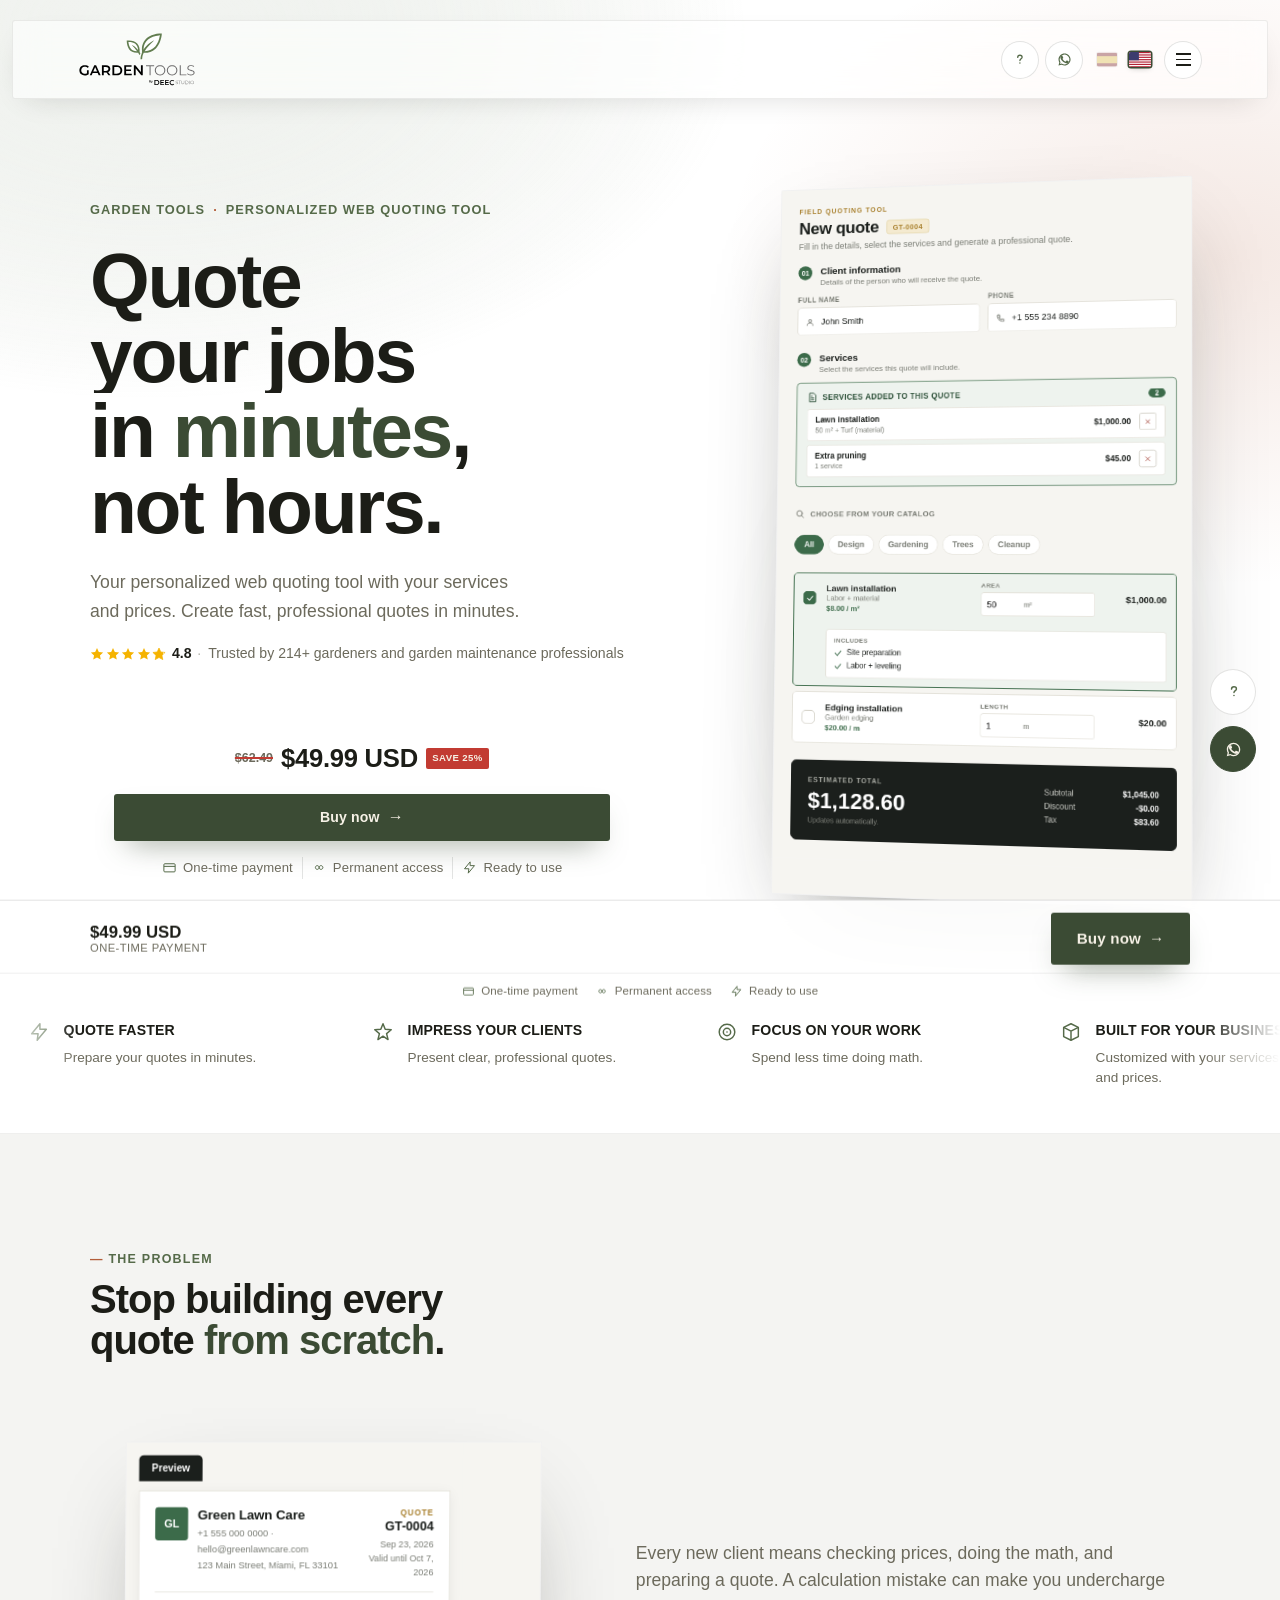
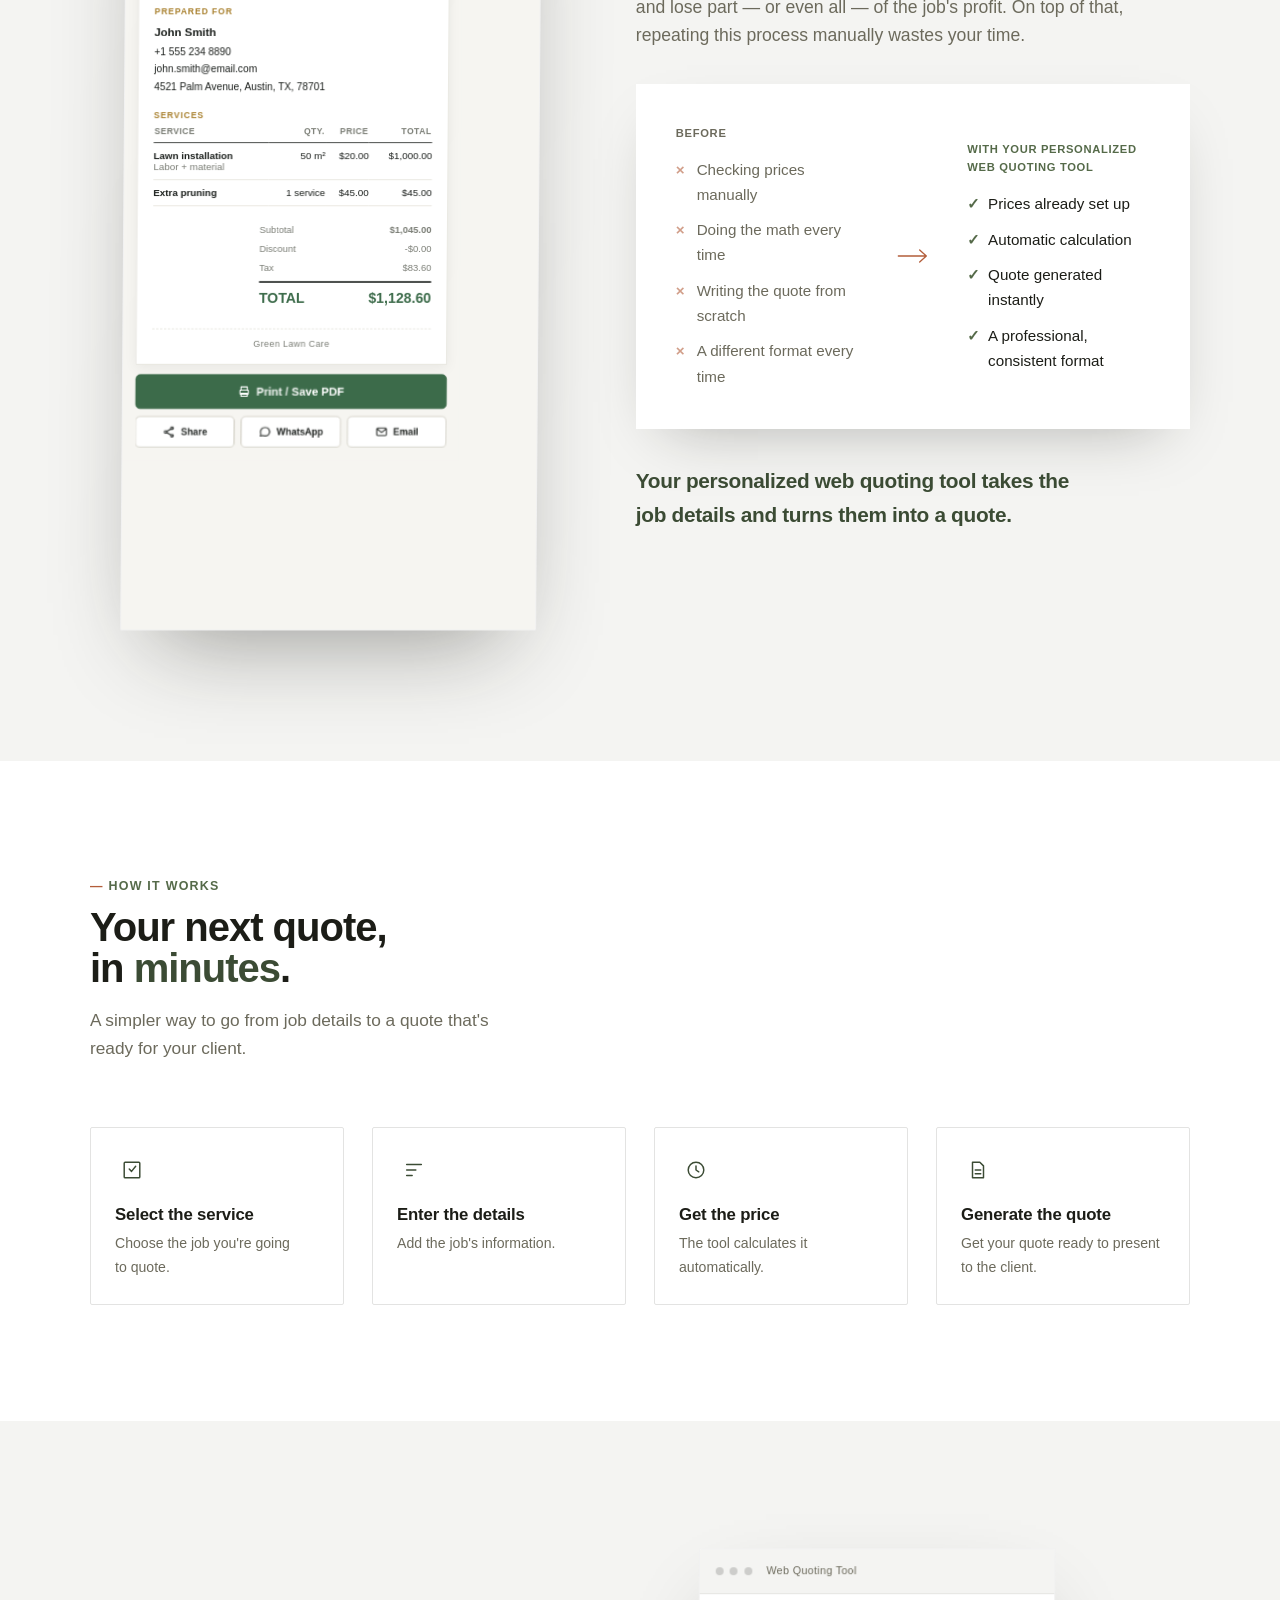
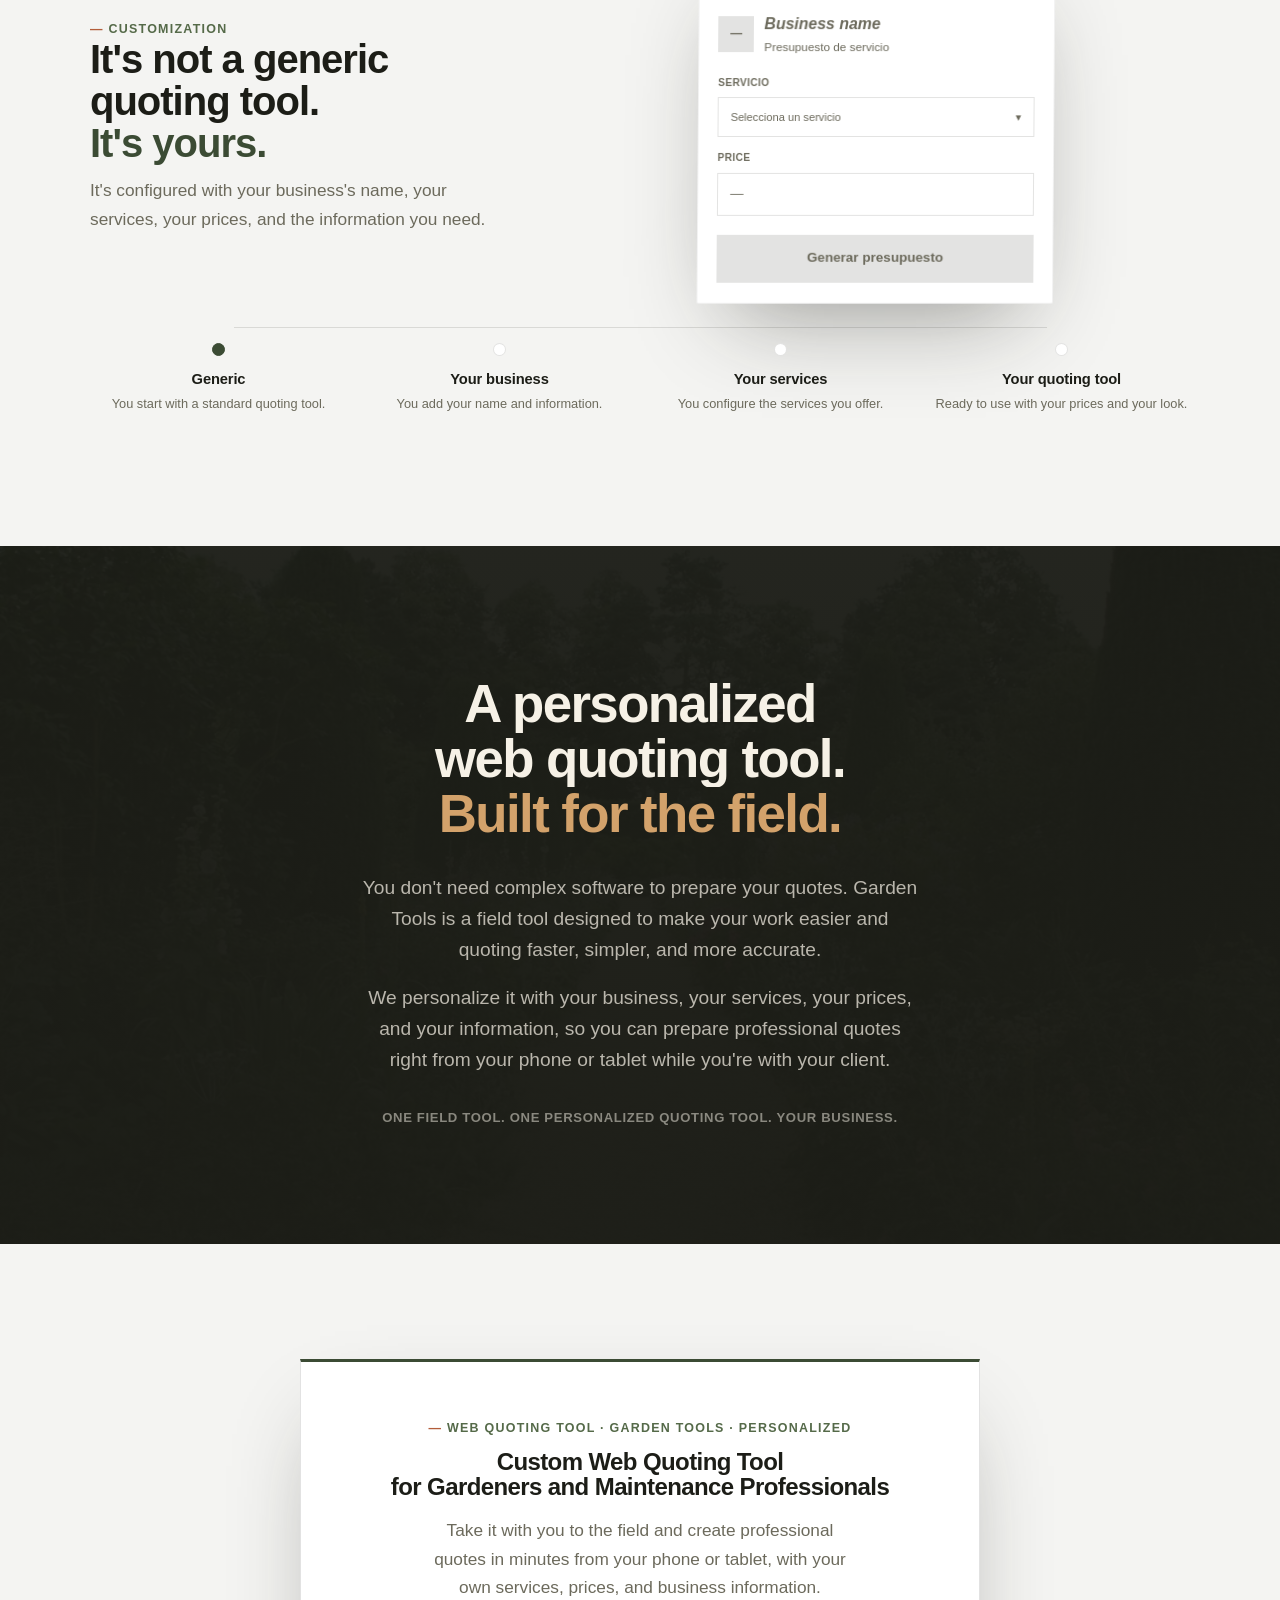
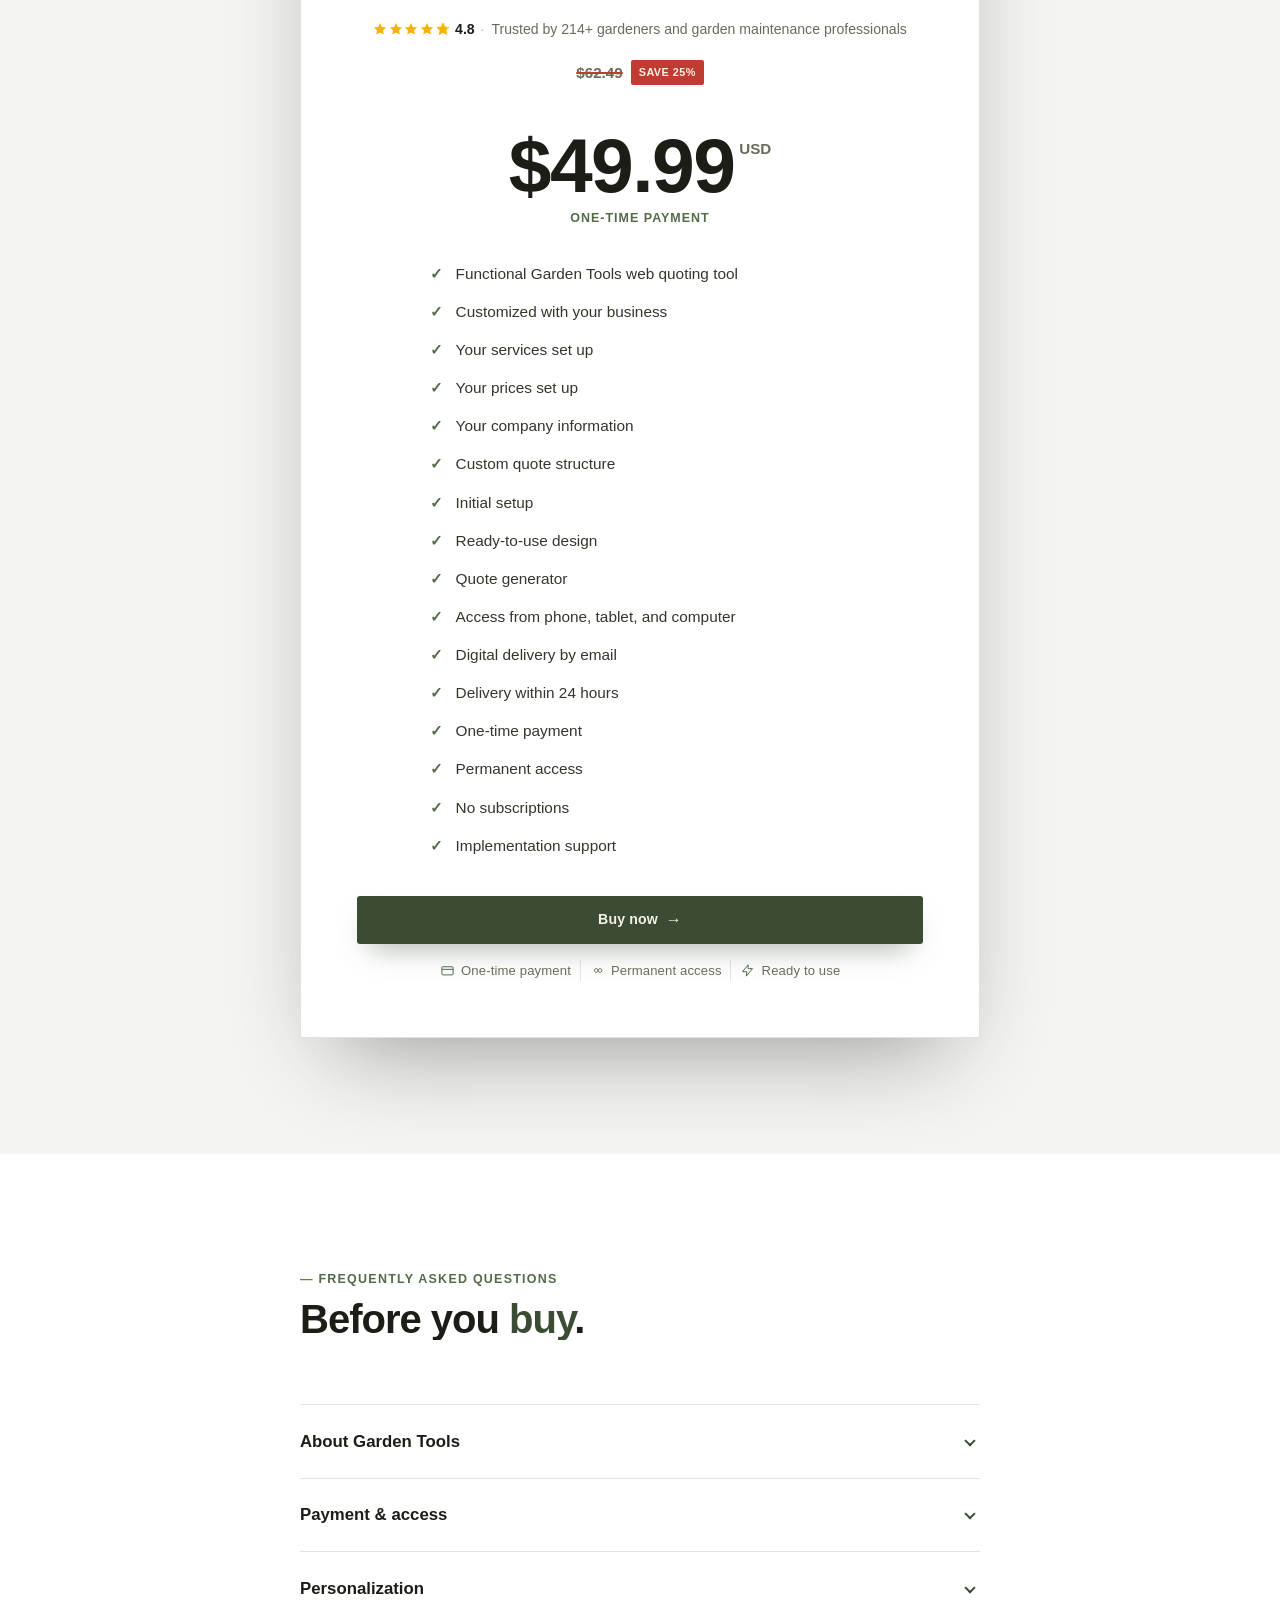
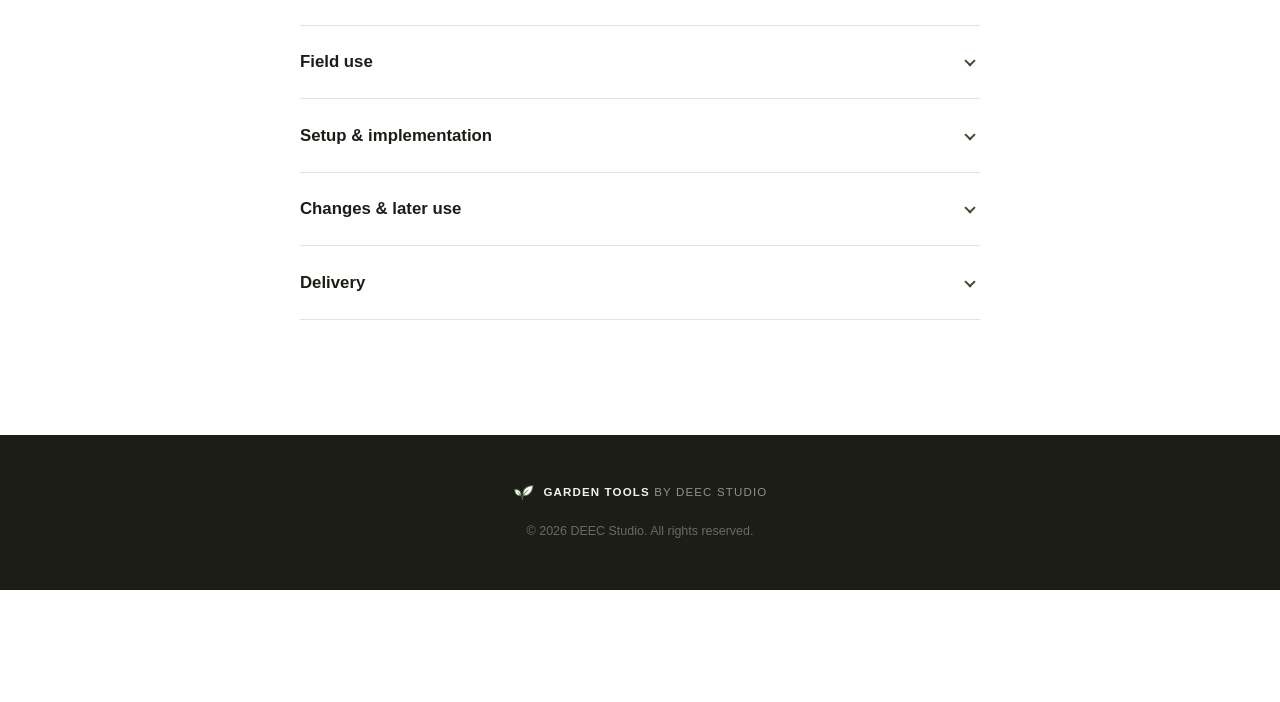
<file: Garden tools - Deec Studio Landing pages/index.html>
<!DOCTYPE html>
<html lang="es">
<head>
<meta charset="UTF-8">
<meta name="viewport" content="width=device-width, initial-scale=1, viewport-fit=cover">
<title data-i18n="meta.title">Cotizador Web Personalizado para Jardineros y Profesionales de Mantenimiento de Jardines — Garden Tools by DEEC Studio</title>
<meta name="description" data-i18n-content="meta.description" content="Cotizador web personalizado para jardineros y profesionales de mantenimiento de jardines, con el nombre, los servicios y los precios de tu negocio. Pago único de $49.99 USD, sin mensualidades.">

<!-- Meta Pixel — bootstrap logic lives in lib/meta-pixel.js (kept out of
     this file so no CSP script-src 'unsafe-inline' exception is needed). -->
<script src="lib/meta-pixel.js?v=202609236"></script>
<noscript><img height="1" width="1" style="display:none" src="https://www.facebook.com/tr?id=1118290030539871&ev=PageView&noscript=1" alt=""></noscript>

<link rel="preconnect" href="https://whop.com">
<link rel="preconnect" href="https://api.fontshare.com">
<!-- Font CSS from third parties is fetched right away but does NOT block the
     first paint: media="print" is switched to "all" by main.js (no inline
     handler, so the CSP stays strict). display=swap shows text immediately. -->
<link rel="stylesheet" data-async-font media="print" href="https://api.fontshare.com/v2/css?f[]=satoshi@400,500,700,900&f[]=switzer@400,500,600,700,800&display=swap">
<link rel="preconnect" href="https://fonts.googleapis.com">
<link rel="preconnect" href="https://fonts.gstatic.com" crossorigin>
<link rel="stylesheet" data-async-font media="print" href="https://fonts.googleapis.com/css2?family=Caveat:wght@500;700&display=swap">
<noscript>
<link rel="stylesheet" href="https://api.fontshare.com/v2/css?f[]=satoshi@400,500,700,900&f[]=switzer@400,500,600,700,800&display=swap">
<link rel="stylesheet" href="https://fonts.googleapis.com/css2?family=Caveat:wght@500;700&display=swap">
</noscript>

<link rel="stylesheet" href="styles.css?v=202609236">

<link rel="icon" type="image/svg+xml" href="assets/img/logo-icon.svg">
</head>
<body>

<a class="skip-link" href="#main" data-i18n="skip">Saltar al contenido</a>

<!-- ============================================================
     NAV — sticky. Brand, hamburger (site menu) + language toggle.
     ============================================================ -->
<header class="nav" data-nav>
  <div class="nav-inner">
    <a href="#top" class="nav-brand">
      <img src="assets/img/logo-lockup.svg" alt="Garden Tools by DEEC Studio" class="nav-brand-logo">
    </a>

    <div class="nav-actions">
      <div class="nav-icons">
        <a href="#faq" class="nav-icon-btn" data-i18n-aria="nav.faq" data-i18n-title="nav.faq" aria-label="Preguntas frecuentes" title="Preguntas frecuentes">
          <svg viewBox="0 0 24 24" fill="none"><path d="M9.5 9C9.5 7.34 10.9 6 12.6 6C14.3 6 15.7 7.2 15.7 8.7C15.7 10.9 12.6 10.8 12.6 13.4" stroke="currentColor" stroke-width="1.8" stroke-linecap="round" stroke-linejoin="round"/><circle cx="12.6" cy="17" r="1" fill="currentColor"/></svg>
        </a>
        <a href="https://wa.me/525642145001" class="nav-icon-btn" data-whatsapp-cta target="_blank" rel="noopener noreferrer" data-i18n-aria="nav.contact" data-i18n-title="nav.contact" aria-label="¿Tienes dudas? Contáctanos" title="¿Tienes dudas? Contáctanos">
          <svg viewBox="0 0 24 24" fill="currentColor"><path d="M17.47 14.38c-.29-.15-1.73-.85-2-.95-.27-.1-.46-.15-.66.15-.2.29-.76.94-.93 1.14-.17.19-.34.22-.63.07-.29-.15-1.22-.45-2.33-1.44-.86-.77-1.44-1.71-1.61-2-.17-.29-.02-.45.13-.6.13-.13.29-.34.44-.51.15-.17.19-.29.29-.49.1-.19.05-.36-.02-.51-.07-.15-.66-1.6-.91-2.19-.24-.58-.48-.5-.66-.51h-.56c-.19 0-.51.07-.78.36-.27.29-1.02 1-1.02 2.43 0 1.43 1.05 2.82 1.2 3.01.15.19 2.06 3.15 5 4.42.7.3 1.24.48 1.67.62.7.22 1.34.19 1.84.11.56-.08 1.73-.71 1.97-1.39.24-.68.24-1.27.17-1.39-.07-.12-.26-.19-.55-.34Z"/><path d="M12.04 3.5c-4.7 0-8.5 3.8-8.5 8.5 0 1.5.4 2.94 1.13 4.2L3.5 20.5l4.44-1.15A8.47 8.47 0 0 0 12.04 20.5c4.7 0 8.5-3.8 8.5-8.5s-3.8-8.5-8.5-8.5Zm0 15.4a6.87 6.87 0 0 1-3.5-.96l-.25-.15-2.63.68.7-2.56-.16-.26a6.9 6.9 0 1 1 5.84 3.25Z"/></svg>
        </a>
      </div>
      <div class="lang-toggle" data-lang-toggle role="group" aria-label="Idioma / Language">
        <button type="button" data-lang="es" aria-pressed="true" aria-label="Español" title="Español">
          <svg class="flag" viewBox="0 0 20 14" xmlns="http://www.w3.org/2000/svg">
            <rect width="20" height="14" fill="#AA151B"/>
            <rect y="3.5" width="20" height="7" fill="#F1BF00"/>
          </svg>
        </button>
        <button type="button" data-lang="en" aria-pressed="false" aria-label="English" title="English">
          <svg class="flag" viewBox="0 0 20 14" xmlns="http://www.w3.org/2000/svg">
            <rect width="20" height="14" fill="#B22234"/>
            <rect y="1.08" width="20" height="1.08" fill="white"/>
            <rect y="3.23" width="20" height="1.08" fill="white"/>
            <rect y="5.38" width="20" height="1.08" fill="white"/>
            <rect y="7.54" width="20" height="1.08" fill="white"/>
            <rect y="9.69" width="20" height="1.08" fill="white"/>
            <rect y="11.85" width="20" height="1.08" fill="white"/>
            <rect width="9" height="7.54" fill="#3C3B6E"/>
          </svg>
        </button>
      </div>
      <button type="button" class="menu-toggle" data-menu-toggle aria-expanded="false" aria-controls="site-menu" data-i18n-aria="nav.menuOpen" aria-label="Abrir menú">
        <span class="menu-toggle-bar"></span>
        <span class="menu-toggle-bar"></span>
        <span class="menu-toggle-bar"></span>
      </button>
    </div>
  </div>
</header>

<!-- Site menu — opened from the hamburger, links to every part of the landing -->
<div class="menu-backdrop" data-menu-backdrop hidden></div>
<nav class="menu-panel" id="site-menu" data-menu-panel hidden aria-label="Secciones de la página">
  <ul class="menu-list">
    <li><a href="#top" data-menu-link data-i18n="menu.home">Inicio</a></li>
    <li><a href="#problema" data-menu-link data-i18n="menu.problem">El problema</a></li>
    <li><a href="#como-funciona" data-menu-link data-i18n="menu.how">Cómo funciona</a></li>
    <li><a href="#personalizacion" data-menu-link data-i18n="menu.custom">Personalización</a></li>
    <li><a href="#concepto" data-menu-link data-i18n="menu.concept">El concepto</a></li>
    <li><a href="#oferta" data-menu-link data-i18n="menu.price">Precio</a></li>
    <li><a href="#faq" data-menu-link data-i18n="menu.faq">Preguntas frecuentes</a></li>
    <li><a href="#oferta" class="menu-link-cta" data-menu-link data-checkout-cta data-i18n="menu.buy">Comprar ahora</a></li>
  </ul>
</nav>

<!-- Floating bubbles — FAQ + WhatsApp contact, fixed to the viewport edge.
     Each carries a temporary tooltip label (auto-shown, auto-hides, re-shown on interaction). -->
<div class="fab-stack">
  <div class="fab-item">
    <span class="fab-tooltip" data-fab-tooltip data-i18n="fab.faqTooltip">Preguntas frecuentes</span>
    <a href="#faq" class="fab-bubble" data-fab-trigger data-i18n-aria="nav.faq" data-i18n-title="nav.faq" aria-label="Preguntas frecuentes" title="Preguntas frecuentes">
      <svg viewBox="0 0 24 24" fill="none"><path d="M9.5 9C9.5 7.34 10.9 6 12.6 6C14.3 6 15.7 7.2 15.7 8.7C15.7 10.9 12.6 10.8 12.6 13.4" stroke="currentColor" stroke-width="1.8" stroke-linecap="round" stroke-linejoin="round"/><circle cx="12.6" cy="17" r="1" fill="currentColor"/></svg>
    </a>
  </div>
  <div class="fab-item">
    <span class="fab-tooltip" data-fab-tooltip data-i18n="fab.contactTooltip">¿Tienes dudas o preguntas? Contáctanos</span>
    <a href="https://wa.me/525642145001" class="fab-bubble fab-bubble-accent" data-fab-trigger data-whatsapp-cta target="_blank" rel="noopener noreferrer" data-i18n-aria="nav.contact" data-i18n-title="nav.contact" aria-label="¿Tienes dudas? Contáctanos" title="¿Tienes dudas? Contáctanos">
      <svg viewBox="0 0 24 24" fill="currentColor"><path d="M17.47 14.38c-.29-.15-1.73-.85-2-.95-.27-.1-.46-.15-.66.15-.2.29-.76.94-.93 1.14-.17.19-.34.22-.63.07-.29-.15-1.22-.45-2.33-1.44-.86-.77-1.44-1.71-1.61-2-.17-.29-.02-.45.13-.6.13-.13.29-.34.44-.51.15-.17.19-.29.29-.49.1-.19.05-.36-.02-.51-.07-.15-.66-1.6-.91-2.19-.24-.58-.48-.5-.66-.51h-.56c-.19 0-.51.07-.78.36-.27.29-1.02 1-1.02 2.43 0 1.43 1.05 2.82 1.2 3.01.15.19 2.06 3.15 5 4.42.7.3 1.24.48 1.67.62.7.22 1.34.19 1.84.11.56-.08 1.73-.71 1.97-1.39.24-.68.24-1.27.17-1.39-.07-.12-.26-.19-.55-.34Z"/><path d="M12.04 3.5c-4.7 0-8.5 3.8-8.5 8.5 0 1.5.4 2.94 1.13 4.2L3.5 20.5l4.44-1.15A8.47 8.47 0 0 0 12.04 20.5c4.7 0 8.5-3.8 8.5-8.5s-3.8-8.5-8.5-8.5Zm0 15.4a6.87 6.87 0 0 1-3.5-.96l-.25-.15-2.63.68.7-2.56-.16-.26a6.9 6.9 0 1 1 5.84 3.25Z"/></svg>
    </a>
  </div>
</div>

<!-- ============================================================
     STICKY BUY BAR — separate from the nav, always visible
     ============================================================ -->
<div class="cta-bar" data-cta-bar>
  <div class="cta-bar-inner">
    <div class="cta-bar-info">
      <span class="cta-bar-price">$49.99 USD</span>
      <span class="cta-bar-tag" data-i18n="offer.tag">Pago único</span>
    </div>
    <a class="btn btn-primary" href="#oferta" data-checkout-cta>
      <span data-i18n="nav.cta">Comprar ahora</span>
      <span class="btn-arrow" aria-hidden="true">→</span>
    </a>
  </div>
  <div class="trust-row trust-row-bar">
    <span class="trust-item">
      <svg class="trust-icon" viewBox="0 0 24 24" fill="none" aria-hidden="true"><rect x="3" y="6" width="18" height="13" rx="1.5" stroke="currentColor" stroke-width="1.6"/><path d="M3 10.2H21" stroke="currentColor" stroke-width="1.6"/></svg>
      <span data-i18n="trust.paid">Pago único</span>
    </span>
    <span class="trust-item">
      <svg class="trust-icon" viewBox="0 0 24 24" fill="none" aria-hidden="true"><path d="M7 12C7 10.34 8.34 9 10 9C11.66 9 13 10.34 13 12C13 13.66 14.34 15 16 15C17.66 15 19 13.66 19 12C19 10.34 17.66 9 16 9C14.34 9 13 10.34 13 12C13 13.66 11.66 15 10 15C8.34 15 7 13.66 7 12Z" stroke="currentColor" stroke-width="1.6"/></svg>
      <span data-i18n="trust.access">Acceso permanente</span>
    </span>
    <span class="trust-item">
      <svg class="trust-icon" viewBox="0 0 24 24" fill="none" aria-hidden="true"><path d="M13 3L4 14H11L10 21L20 9H13L13 3Z" stroke="currentColor" stroke-width="1.6" stroke-linejoin="round"/></svg>
      <span data-i18n="trust.ready">Listo para usar</span>
    </span>
  </div>
</div>

<main id="main">

<!-- ============================================================
     01 — HERO
     ============================================================ -->
<section class="hero" id="top">
  <div class="hero-texture" aria-hidden="true"></div>
  <div class="hero-inner">

    <div class="hero-copy">
      <p class="eyebrow reveal" data-i18n="hero.eyebrow">Garden Tools <span class="eyebrow-sep">·</span> Cotizador Web Personalizado</p>
      <h1 class="hero-title reveal" data-split="lines" data-i18n="hero.title">
        Cotiza tus trabajos<br>en <em>minutos</em>, no en horas.
      </h1>
      <p class="hero-sub reveal" data-i18n="hero.sub">
        Tu cotizador web personalizado con tus servicios y precios. Crea presupuestos rápidos y profesionales en minutos.
      </p>

      <div class="hero-rating reveal">
        <span class="hero-rating-lead">
          <span class="hero-rating-stars" aria-hidden="true">
            <svg viewBox="0 0 20 20"><path fill="currentColor" d="M10 1.5l2.6 5.6 6.1.7-4.5 4.2 1.2 6-5.4-3-5.4 3 1.2-6L1.3 7.8l6.1-.7L10 1.5Z"/></svg>
            <svg viewBox="0 0 20 20"><path fill="currentColor" d="M10 1.5l2.6 5.6 6.1.7-4.5 4.2 1.2 6-5.4-3-5.4 3 1.2-6L1.3 7.8l6.1-.7L10 1.5Z"/></svg>
            <svg viewBox="0 0 20 20"><path fill="currentColor" d="M10 1.5l2.6 5.6 6.1.7-4.5 4.2 1.2 6-5.4-3-5.4 3 1.2-6L1.3 7.8l6.1-.7L10 1.5Z"/></svg>
            <svg viewBox="0 0 20 20"><path fill="currentColor" d="M10 1.5l2.6 5.6 6.1.7-4.5 4.2 1.2 6-5.4-3-5.4 3 1.2-6L1.3 7.8l6.1-.7L10 1.5Z"/></svg>
            <svg viewBox="0 0 20 20">
              <defs>
                <linearGradient id="starFill-hero">
                  <stop offset="80%" stop-color="currentColor"/>
                  <stop offset="80%" stop-color="transparent"/>
                </linearGradient>
              </defs>
              <path fill="url(#starFill-hero)" stroke="currentColor" stroke-width="1" stroke-linejoin="round" d="M10 1.5l2.6 5.6 6.1.7-4.5 4.2 1.2 6-5.4-3-5.4 3 1.2-6L1.3 7.8l6.1-.7L10 1.5Z"/>
            </svg>
          </span>
          <strong class="hero-rating-score">4.8</strong>
          <span class="hero-rating-sep" aria-hidden="true">·</span>
        </span>
        <span class="hero-rating-text" data-i18n="hero.rating">Más de 214 jardineros y profesionales de mantenimiento de jardines han confiado en nosotros</span>
      </div>
    </div>

    <div class="hero-mockup reveal" data-tilt aria-hidden="true">
      <div class="mockup" data-mockup>
        <div class="qpm-scaleport">
          <div class="qpm-canvas">
            <div class="qpm-content">
              <div class="qpm-page-head">
                <div class="qpm-eyebrow" data-i18n="qpm.eyebrow">Cotizador de campo</div>
                <h1><span data-i18n="qpm.title">Nueva cotización</span> <span class="qpm-badge">GT-0004</span></h1>
                <p data-i18n="qpm.desc">Completa la información, selecciona los servicios y genera un presupuesto profesional.</p>
              </div>
              <div class="qpm-two-col">
                <div class="qpm-col-main">
                  <section class="qpm-block">
                    <div class="qpm-block-head">
                      <span class="qpm-step">01</span>
                      <div><h2 data-i18n="qpm.step1Title">Información del cliente</h2><p data-i18n="qpm.step1Desc">Datos de la persona que recibirá la cotización.</p></div>
                    </div>
                    <div class="qpm-fields">
                      <div class="qpm-field qpm-iconfield"><label data-i18n="qpm.nameLabel">Nombre completo</label><span data-qpm-icon><svg viewBox="0 0 24 24" fill="none" stroke="currentColor" stroke-width="2" stroke-linecap="round" stroke-linejoin="round"><circle cx="12" cy="8" r="3.6"/><path d="M4.5 20c0-4 3.4-7 7.5-7s7.5 3 7.5 7"/></svg></span><input value="John Smith"></div>
                      <div class="qpm-field qpm-iconfield"><label data-i18n="qpm.phoneLabel">Teléfono</label><span data-qpm-icon><svg viewBox="0 0 24 24" fill="none" stroke="currentColor" stroke-width="2" stroke-linecap="round" stroke-linejoin="round"><path d="M6.5 3.5h3l1.5 4.5-2 1.5a12 12 0 006 6l1.5-2 4.5 1.5v3c0 1-1 1.9-2 1.8C10.5 19.3 4.7 13.5 4.7 5.5c-.1-1 .8-2 1.8-2z"/></svg></span><input value="+1 555 234 8890"></div>
                    </div>
                  </section>
                  <section class="qpm-block">
                    <div class="qpm-block-head">
                      <span class="qpm-step">02</span>
                      <div><h2 data-i18n="qpm.step2Title">Servicios</h2><p data-i18n="qpm.step2Desc">Selecciona los servicios que incluirá esta cotización.</p></div>
                    </div>
                    <div class="qpm-selectedzone">
                      <div class="qpm-selectedzone-head">
                        <span data-qpm-icon><svg viewBox="0 0 24 24" fill="none" stroke="currentColor" stroke-width="2" stroke-linecap="round" stroke-linejoin="round"><path d="M6 2h9l5 5v15H6z"/><path d="M9 13h6M9 17h6M9 9h2"/></svg></span>
                        <span data-i18n="qpm.addedTitle">Servicios agregados a esta cotización</span>
                        <span class="qpm-selectedzone-count">2</span>
                      </div>
                      <div class="qpm-selectedlist">
                        <div class="qpm-selrow">
                          <div class="qpm-selrow-info"><b data-i18n="qpm.svc1Name">Instalación de césped</b><small data-i18n="qpm.svc1SelDetail">50 m² + Césped (material)</small></div>
                          <div class="qpm-money">$1,000.00</div>
                          <button class="qpm-x"><svg viewBox="0 0 24 24" fill="none" stroke="currentColor" stroke-width="2" stroke-linecap="round" stroke-linejoin="round"><path d="M6 6l12 12M18 6L6 18"/></svg></button>
                        </div>
                        <div class="qpm-selrow">
                          <div class="qpm-selrow-info"><b data-i18n="qpm.svc2Name">Poda extra</b><small data-i18n="qpm.svc2SelDetail">1 servicio</small></div>
                          <div class="qpm-money">$45.00</div>
                          <button class="qpm-x"><svg viewBox="0 0 24 24" fill="none" stroke="currentColor" stroke-width="2" stroke-linecap="round" stroke-linejoin="round"><path d="M6 6l12 12M18 6L6 18"/></svg></button>
                        </div>
                      </div>
                    </div>
                    <div class="qpm-picker-head">
                      <span data-qpm-icon><svg viewBox="0 0 24 24" fill="none" stroke="currentColor" stroke-width="2" stroke-linecap="round" stroke-linejoin="round"><circle cx="10.5" cy="10.5" r="6.5"/><path d="M20 20l-4.8-4.8"/></svg></span>
                      <span data-i18n="qpm.catalogLabel">Selecciona de tu catálogo</span>
                    </div>
                    <div class="qpm-pills">
                      <span class="qpm-pill qpm-active" data-i18n="qpm.catAll">Todos</span>
                      <span class="qpm-pill" data-i18n="qpm.catDesign">Diseño</span>
                      <span class="qpm-pill" data-i18n="qpm.catGarden">Jardinería</span>
                      <span class="qpm-pill" data-i18n="qpm.catTrees">Árboles</span>
                      <span class="qpm-pill" data-i18n="qpm.catCleanup">Limpieza</span>
                    </div>
                    <div class="qpm-picker">
                      <div class="qpm-svcrow qpm-selected">
                        <div class="qpm-svc-check"><svg viewBox="0 0 24 24" fill="none" stroke="currentColor" stroke-width="2.4" stroke-linecap="round" stroke-linejoin="round"><path d="M4 12l6 6L20 6"/></svg></div>
                        <div>
                          <div class="qpm-svc-name" data-i18n="qpm.svc1Name">Instalación de césped</div>
                          <div class="qpm-svc-desc" data-i18n="qpm.svc1Desc">Mano de obra + material</div>
                          <div class="qpm-svc-pricetag">$8.00 / m²</div>
                        </div>
                        <div class="qpm-svc-qtyfield">
                          <label data-i18n="qpm.areaFieldLabel">Área</label>
                          <div class="qpm-qtyinput"><input value="50"><span class="qpm-unit-suffix">m²</span></div>
                        </div>
                        <div class="qpm-svc-total">$1,000.00</div>
                        <div class="qpm-svc-includes">
                          <div class="qpm-svc-includes-label" data-i18n="qpm.includesLabel">Incluye</div>
                          <ul>
                            <li><svg viewBox="0 0 24 24" fill="none" stroke="currentColor" stroke-width="2.4" stroke-linecap="round" stroke-linejoin="round"><path d="M4 12l6 6L20 6"/></svg><span data-i18n="qpm.include1">Preparación del terreno</span></li>
                            <li><svg viewBox="0 0 24 24" fill="none" stroke="currentColor" stroke-width="2.4" stroke-linecap="round" stroke-linejoin="round"><path d="M4 12l6 6L20 6"/></svg><span data-i18n="qpm.include2">Mano de obra + nivelación</span></li>
                          </ul>
                        </div>
                      </div>
                      <div class="qpm-svcrow">
                        <div class="qpm-svc-check"></div>
                        <div>
                          <div class="qpm-svc-name" data-i18n="qpm.svc3Name">Instalación de borde</div>
                          <div class="qpm-svc-desc" data-i18n="qpm.svc3Desc">Borde de jardín</div>
                          <div class="qpm-svc-pricetag">$20.00 / m</div>
                        </div>
                        <div class="qpm-svc-qtyfield">
                          <label data-i18n="qpm.lengthFieldLabel">Longitud</label>
                          <div class="qpm-qtyinput"><input value="1"><span class="qpm-unit-suffix">m</span></div>
                        </div>
                        <div class="qpm-svc-total">$20.00</div>
                      </div>
                    </div>
                  </section>
                  <div class="qpm-totalcard">
                    <div>
                      <div class="qpm-totalcard-label" data-i18n="qpm.totalLabel">Total estimado</div>
                      <div class="qpm-totalcard-amount">$1,128.60</div>
                      <div class="qpm-totalcard-hint" data-i18n="qpm.totalHint">Se actualiza automáticamente.</div>
                    </div>
                    <div class="qpm-totalcard-breakdown">
                      <div><span data-i18n="qpm.subtotal">Subtotal</span><b>$1,045.00</b></div>
                      <div><span data-i18n="qpm.discount">Descuento</span><b>-$0.00</b></div>
                      <div><span data-i18n="qpm.tax">Impuesto</span><b>$83.60</b></div>
                    </div>
                  </div>
                </div>
              </div>
            </div>
          </div>
        </div>
      </div>
      <div class="mockup-glow" aria-hidden="true"></div>
    </div>

    <div class="hero-cta reveal">

      <div class="hero-price-block">
        <div class="price-compare price-compare-hero">
          <span class="price-was">$62.49</span>
          <span class="hero-price-now" data-i18n="hero.priceNow">$49.99 USD</span>
          <span class="price-badge" data-i18n="offer.badge">Ahorra 25%</span>
        </div>
      </div>

      <a class="btn btn-primary btn-lg btn-hero" href="#oferta" data-checkout-cta>
        <span data-i18n="hero.cta">Comprar ahora</span>
        <span class="btn-arrow" aria-hidden="true">→</span>
      </a>

      <div class="trust-row trust-row-simple">
        <span class="trust-item">
          <svg class="trust-icon" viewBox="0 0 24 24" fill="none" aria-hidden="true"><rect x="3" y="6" width="18" height="13" rx="1.5" stroke="currentColor" stroke-width="1.6"/><path d="M3 10.2H21" stroke="currentColor" stroke-width="1.6"/></svg>
          <span data-i18n="trust.paid">Pago único</span>
        </span>
        <span class="trust-item">
          <svg class="trust-icon" viewBox="0 0 24 24" fill="none" aria-hidden="true"><path d="M7 12C7 10.34 8.34 9 10 9C11.66 9 13 10.34 13 12C13 13.66 14.34 15 16 15C17.66 15 19 13.66 19 12C19 10.34 17.66 9 16 9C14.34 9 13 10.34 13 12C13 13.66 11.66 15 10 15C8.34 15 7 13.66 7 12Z" stroke="currentColor" stroke-width="1.6"/></svg>
          <span data-i18n="trust.access">Acceso permanente</span>
        </span>
        <span class="trust-item">
          <svg class="trust-icon" viewBox="0 0 24 24" fill="none" aria-hidden="true"><path d="M13 3L4 14H11L10 21L20 9H13L13 3Z" stroke="currentColor" stroke-width="1.6" stroke-linejoin="round"/></svg>
          <span data-i18n="trust.ready">Listo para usar</span>
        </span>
      </div>
    </div>

  </div>
</section>

<!-- ============================================================
     BENEFITS STRIP — integrated directly under the hero, no cards
     ============================================================ -->
<section class="benefits-strip">
  <div class="benefits-marquee">
    <div class="benefits-track">
      <div class="benefit-item">
        <span class="benefit-icon" aria-hidden="true">
          <svg viewBox="0 0 24 24" fill="none"><path d="M13 3L4 14H11L10 21L20 9H13L13 3Z" stroke="currentColor" stroke-width="1.6" stroke-linejoin="round"/></svg>
        </span>
        <div class="benefit-text">
          <p class="benefit-title" data-i18n="benefits.1.title">Cotiza más rápido</p>
          <p class="benefit-body" data-i18n="benefits.1.body">Prepara tus presupuestos en minutos.</p>
        </div>
      </div>
      <div class="benefit-item">
        <span class="benefit-icon" aria-hidden="true">
          <svg viewBox="0 0 24 24" fill="none"><path d="M12 3L14.4 9.1L21 9.6L15.9 13.7L17.5 20.2L12 16.6L6.5 20.2L8.1 13.7L3 9.6L9.6 9.1L12 3Z" stroke="currentColor" stroke-width="1.6" stroke-linejoin="round"/></svg>
        </span>
        <div class="benefit-text">
          <p class="benefit-title" data-i18n="benefits.2.title">Impresiona a tus clientes</p>
          <p class="benefit-body" data-i18n="benefits.2.body">Presenta presupuestos claros y profesionales.</p>
        </div>
      </div>
      <div class="benefit-item">
        <span class="benefit-icon" aria-hidden="true">
          <svg viewBox="0 0 24 24" fill="none"><circle cx="12" cy="12" r="8.5" stroke="currentColor" stroke-width="1.6"/><circle cx="12" cy="12" r="4" stroke="currentColor" stroke-width="1.6"/><circle cx="12" cy="12" r="0.9" fill="currentColor"/></svg>
        </span>
        <div class="benefit-text">
          <p class="benefit-title" data-i18n="benefits.3.title">Enfócate en tu trabajo</p>
          <p class="benefit-body" data-i18n="benefits.3.body">Dedica menos tiempo a hacer cuentas.</p>
        </div>
      </div>
      <div class="benefit-item">
        <span class="benefit-icon" aria-hidden="true">
          <svg viewBox="0 0 24 24" fill="none"><path d="M4 7L12 3L20 7V17L12 21L4 17V7Z" stroke="currentColor" stroke-width="1.6" stroke-linejoin="round"/><path d="M4 7L12 11L20 7M12 11V21" stroke="currentColor" stroke-width="1.6" stroke-linejoin="round"/></svg>
        </span>
        <div class="benefit-text">
          <p class="benefit-title" data-i18n="benefits.4.title">Hecha para tu negocio</p>
          <p class="benefit-body" data-i18n="benefits.4.body">Personalizada con tus servicios y precios.</p>
        </div>
      </div>
      <div class="benefit-item">
        <span class="benefit-icon" aria-hidden="true">
          <svg viewBox="0 0 24 24" fill="none"><path d="M12 3L19 6V11C19 15.4 16 19.2 12 21C8 19.2 5 15.4 5 11V6L12 3Z" stroke="currentColor" stroke-width="1.6" stroke-linejoin="round"/><path d="M9.2 11.6L11.2 13.6L15 9.4" stroke="currentColor" stroke-width="1.6" stroke-linecap="round" stroke-linejoin="round"/></svg>
        </span>
        <div class="benefit-text">
          <p class="benefit-title" data-i18n="benefits.5.title">Deja de perder dinero</p>
          <p class="benefit-body" data-i18n="benefits.5.body">Evita cobrar de menos por tu trabajo.</p>
        </div>
      </div>
      <div class="benefit-item" aria-hidden="true">
        <span class="benefit-icon" aria-hidden="true">
          <svg viewBox="0 0 24 24" fill="none"><path d="M13 3L4 14H11L10 21L20 9H13L13 3Z" stroke="currentColor" stroke-width="1.6" stroke-linejoin="round"/></svg>
        </span>
        <div class="benefit-text">
          <p class="benefit-title" data-i18n="benefits.1.title">Cotiza más rápido</p>
          <p class="benefit-body" data-i18n="benefits.1.body">Prepara tus presupuestos en minutos.</p>
        </div>
      </div>
      <div class="benefit-item" aria-hidden="true">
        <span class="benefit-icon" aria-hidden="true">
          <svg viewBox="0 0 24 24" fill="none"><path d="M12 3L14.4 9.1L21 9.6L15.9 13.7L17.5 20.2L12 16.6L6.5 20.2L8.1 13.7L3 9.6L9.6 9.1L12 3Z" stroke="currentColor" stroke-width="1.6" stroke-linejoin="round"/></svg>
        </span>
        <div class="benefit-text">
          <p class="benefit-title" data-i18n="benefits.2.title">Impresiona a tus clientes</p>
          <p class="benefit-body" data-i18n="benefits.2.body">Presenta presupuestos claros y profesionales.</p>
        </div>
      </div>
      <div class="benefit-item" aria-hidden="true">
        <span class="benefit-icon" aria-hidden="true">
          <svg viewBox="0 0 24 24" fill="none"><circle cx="12" cy="12" r="8.5" stroke="currentColor" stroke-width="1.6"/><circle cx="12" cy="12" r="4" stroke="currentColor" stroke-width="1.6"/><circle cx="12" cy="12" r="0.9" fill="currentColor"/></svg>
        </span>
        <div class="benefit-text">
          <p class="benefit-title" data-i18n="benefits.3.title">Enfócate en tu trabajo</p>
          <p class="benefit-body" data-i18n="benefits.3.body">Dedica menos tiempo a hacer cuentas.</p>
        </div>
      </div>
      <div class="benefit-item" aria-hidden="true">
        <span class="benefit-icon" aria-hidden="true">
          <svg viewBox="0 0 24 24" fill="none"><path d="M4 7L12 3L20 7V17L12 21L4 17V7Z" stroke="currentColor" stroke-width="1.6" stroke-linejoin="round"/><path d="M4 7L12 11L20 7M12 11V21" stroke="currentColor" stroke-width="1.6" stroke-linejoin="round"/></svg>
        </span>
        <div class="benefit-text">
          <p class="benefit-title" data-i18n="benefits.4.title">Hecha para tu negocio</p>
          <p class="benefit-body" data-i18n="benefits.4.body">Personalizada con tus servicios y precios.</p>
        </div>
      </div>
      <div class="benefit-item" aria-hidden="true">
        <span class="benefit-icon" aria-hidden="true">
          <svg viewBox="0 0 24 24" fill="none"><path d="M12 3L19 6V11C19 15.4 16 19.2 12 21C8 19.2 5 15.4 5 11V6L12 3Z" stroke="currentColor" stroke-width="1.6" stroke-linejoin="round"/><path d="M9.2 11.6L11.2 13.6L15 9.4" stroke="currentColor" stroke-width="1.6" stroke-linecap="round" stroke-linejoin="round"/></svg>
        </span>
        <div class="benefit-text">
          <p class="benefit-title" data-i18n="benefits.5.title">Deja de perder dinero</p>
          <p class="benefit-body" data-i18n="benefits.5.body">Evita cobrar de menos por tu trabajo.</p>
        </div>
      </div>
    </div>
  </div>
</section>

<!-- ============================================================
     02 — PROBLEMA
     ============================================================ -->
<section class="section problem" id="problema">
  <div class="container">
    <div class="section-head">
      <p class="kicker reveal" data-i18n="problem.kicker">El problema</p>
      <h2 class="reveal" data-split="lines" data-i18n="problem.title">Deja de armar cada<br>presupuesto <em>desde cero</em>.</h2>
    </div>

    <div class="problem-columns">
      <div class="transform-showcase reveal" data-transform aria-hidden="true">
        <div class="transform-stage">
          <div class="transform-notebook">
            <div class="notebook-page">
              <span class="notebook-margin"></span>
              <div class="notebook-lines"></div>
              <div class="notebook-text">
                <p class="nb-line nb-heading nb-l1">LAWN CARE</p>
                <p class="nb-line nb-row nb-l2"><span>Mowing</span><span class="nb-leader"></span><span>$85</span></p>
                <p class="nb-line nb-row nb-l3"><span>Edging</span><span class="nb-leader"></span><span>$25</span></p>
                <p class="nb-line nb-row nb-l4"><span>Cleanup</span><span class="nb-leader"></span><span>$30</span></p>
                <p class="nb-line nb-row nb-total nb-l5"><span>TOTAL</span><span class="nb-leader"></span><span>$140</span></p>
              </div>
            </div>
          </div>

          <div class="transform-digital">
            <div class="mockup">
              <div class="qpv-scaleport">
                <div class="qpv-canvas">
                  <div class="qpv-content">
                    <div class="qpv-previewwrap">
                      <div class="qpv-preview-tabs"><button class="qpv-ptab" data-i18n="qpv.tabLabel">Vista previa</button></div>
                      <div class="qpv-preview">
                        <div class="qpv-phead">
                          <div class="qpv-pbrand">
                            <div class="qpv-plogo">GL</div>
                            <div>
                              <div class="qpv-pname">Green Lawn Care</div>
                              <div class="qpv-details">+1 555 000 0000 · hello@greenlawncare.com<br>123 Main Street, Miami, FL 33101</div>
                            </div>
                          </div>
                          <div class="qpv-pquote">
                            <div class="qpv-pqlabel" data-i18n="qpv.quoteLabel">Cotización</div>
                            <b>GT-0004</b>
                            <span data-i18n="qpv.quoteDates">Sep 23, 2026<br>Válida hasta Oct 7, 2026</span>
                          </div>
                        </div>
                        <div class="qpv-section">
                          <div class="qpv-label" data-i18n="qpv.preparedFor">Preparado para</div>
                          <div class="qpv-customer">
                            <b>John Smith</b>
                            +1 555 234 8890<br>
                            john.smith@email.com<br>
                            4521 Palm Avenue, Austin, TX, 78701
                          </div>
                        </div>
                        <div class="qpv-section">
                          <div class="qpv-label" data-i18n="qpv.servicesLabel">Servicios</div>
                          <table class="qpv-ptable">
                            <thead><tr><th data-i18n="qpv.thService">Servicio</th><th data-i18n="qpv.thQty">Cant.</th><th data-i18n="qpv.thPrice">Precio</th><th data-i18n="qpv.thTotal">Total</th></tr></thead>
                            <tbody>
                              <tr><td><b data-i18n="qpm.svc1Name">Instalación de césped</b><br><span style="color:var(--qpv-muted)" data-i18n="qpm.svc1Desc">Mano de obra + material</span></td><td>50 m²</td><td>$20.00</td><td>$1,000.00</td></tr>
                              <tr><td><b data-i18n="qpm.svc2Name">Poda extra</b></td><td data-i18n="qpm.svc2SelDetail">1 servicio</td><td>$45.00</td><td>$45.00</td></tr>
                            </tbody>
                          </table>
                        </div>
                        <div class="qpv-section">
                          <div class="qpv-ptot">
                            <div><span data-i18n="qpm.subtotal">Subtotal</span><b>$1,045.00</b></div>
                            <div><span data-i18n="qpm.discount">Descuento</span><span>-$0.00</span></div>
                            <div><span data-i18n="qpm.tax">Impuesto</span><span>$83.60</span></div>
                            <div class="qpv-ptotal"><span data-i18n="qpv.totalCaps">TOTAL</span><span>$1,128.60</span></div>
                          </div>
                        </div>
                        <div class="qpv-psign">Green Lawn Care</div>
                      </div>
                      <div class="qpv-preview-actions">
                        <button class="qpv-btn qpv-primary qpv-big">
                          <svg viewBox="0 0 24 24" fill="none" stroke="currentColor" stroke-width="2" stroke-linecap="round" stroke-linejoin="round"><path d="M6 9V3h12v6"/><rect x="4" y="9" width="16" height="8" rx="1.5"/><path d="M6 15h12v6H6z"/></svg>
                          <span data-i18n="qpv.printBtn">Imprimir / Guardar PDF</span>
                        </button>
                        <div class="qpv-preview-actions-row">
                          <button class="qpv-btn"><svg viewBox="0 0 24 24" fill="none" stroke="currentColor" stroke-width="2" stroke-linecap="round" stroke-linejoin="round"><circle cx="18" cy="5" r="2.4"/><circle cx="6" cy="12" r="2.4"/><circle cx="18" cy="19" r="2.4"/><path d="M8.1 10.8l7.8-4.2M8.1 13.2l7.8 4.2"/></svg><span data-i18n="qpv.shareBtn">Compartir</span></button>
                          <button class="qpv-btn"><svg viewBox="0 0 24 24" fill="none" stroke="currentColor" stroke-width="2" stroke-linecap="round" stroke-linejoin="round"><path d="M21 11.5a8.4 8.4 0 01-8.6 8.4 8.7 8.7 0 01-4-.9L3 20l1.1-4A8.3 8.3 0 013.4 12 8.4 8.4 0 0112 3.5a8.4 8.4 0 019 8z"/></svg>WhatsApp</button>
                          <button class="qpv-btn"><svg viewBox="0 0 24 24" fill="none" stroke="currentColor" stroke-width="2" stroke-linecap="round" stroke-linejoin="round"><rect x="3" y="5" width="18" height="14" rx="2"/><path d="M3.5 6.5L12 13l8.5-6.5"/></svg>Email</button>
                        </div>
                      </div>
                    </div>
                  </div>
                </div>
              </div>
            </div>
          </div>
        </div>
      </div>

      <div class="problem-grid">
      <p class="problem-lede reveal" data-i18n="problem.lede">
        Cada nuevo cliente implica revisar precios, hacer cuentas y preparar un presupuesto. Un error al
        calcular puede hacerte cobrar de menos y perder parte o incluso toda la ganancia del trabajo.
        Además, repetir este proceso manualmente te hace perder tiempo.
      </p>

      <div class="compare reveal">
        <div class="compare-side compare-before">
          <p class="compare-label" data-i18n="problem.compareBeforeLabel">Antes</p>
          <ul class="compare-list">
            <li data-i18n="problem.compareBefore1">Revisar precios manualmente</li>
            <li data-i18n="problem.compareBefore2">Sacar cuentas cada vez</li>
            <li data-i18n="problem.compareBefore3">Escribir el presupuesto desde cero</li>
            <li data-i18n="problem.compareBefore4">Formato distinto en cada cotización</li>
          </ul>
        </div>
        <div class="compare-arrow" aria-hidden="true">
          <svg viewBox="0 0 48 24" fill="none"><path d="M2 12H44M44 12L34 3M44 12L34 21" stroke="currentColor" stroke-width="2" stroke-linecap="round" stroke-linejoin="round"/></svg>
        </div>
        <div class="compare-side compare-after">
          <p class="compare-label" data-i18n="problem.compareAfterLabel">Con tu cotizador web personalizado</p>
          <ul class="compare-list">
            <li data-i18n="problem.compareAfter1">Precios ya configurados</li>
            <li data-i18n="problem.compareAfter2">Cálculo automático</li>
            <li data-i18n="problem.compareAfter3">Presupuesto generado al instante</li>
            <li data-i18n="problem.compareAfter4">Formato profesional y consistente</li>
          </ul>
        </div>
      </div>

      <p class="problem-close reveal" data-i18n="problem.close">Tu cotizador web personalizado se encarga de convertir los datos del trabajo en un presupuesto.</p>
      </div>
    </div>
  </div>
</section>

<!-- ============================================================
     03 — CÓMO FUNCIONA
     ============================================================ -->
<section class="section steps" id="como-funciona">
  <div class="container">
    <div class="section-head">
      <p class="kicker reveal" data-i18n="steps.kicker">Cómo funciona</p>
      <h2 class="reveal" data-split="lines" data-i18n="steps.title">Tu próximo presupuesto,<br>en <em>minutos</em>.</h2>
      <p class="section-sub reveal" data-i18n="steps.sub">Una forma más sencilla de pasar de la información del trabajo a una cotización lista para tu cliente.</p>
    </div>

    <div class="steps-carousel">
      <ol class="steps-track" data-steps-track>
        <li class="step-card reveal">
          <span class="step-icon" aria-hidden="true">
            <svg viewBox="0 0 24 24" fill="none"><path d="M9 11L11.5 13.5L16 8" stroke="currentColor" stroke-width="1.6" stroke-linecap="round" stroke-linejoin="round"/><rect x="3.5" y="3.5" width="17" height="17" rx="1" stroke="currentColor" stroke-width="1.6"/></svg>
          </span>
          <h3 data-i18n="steps.1.title">Selecciona el servicio</h3>
          <p data-i18n="steps.1.body">Elige el trabajo que vas a cotizar.</p>
        </li>
        <li class="step-card reveal">
          <span class="step-icon" aria-hidden="true">
            <svg viewBox="0 0 24 24" fill="none"><path d="M4 6H20M4 12H14M4 18H10" stroke="currentColor" stroke-width="1.6" stroke-linecap="round"/></svg>
          </span>
          <h3 data-i18n="steps.2.title">Introduce los datos</h3>
          <p data-i18n="steps.2.body">Agrega la información necesaria del trabajo.</p>
        </li>
        <li class="step-card reveal">
          <span class="step-icon" aria-hidden="true">
            <svg viewBox="0 0 24 24" fill="none"><circle cx="12" cy="12" r="8.5" stroke="currentColor" stroke-width="1.6"/><path d="M12 7.5V12L15 14" stroke="currentColor" stroke-width="1.6" stroke-linecap="round" stroke-linejoin="round"/></svg>
          </span>
          <h3 data-i18n="steps.3.title">Obtén el precio</h3>
          <p data-i18n="steps.3.body">El cotizador realiza el cálculo automáticamente.</p>
        </li>
        <li class="step-card reveal">
          <span class="step-icon" aria-hidden="true">
            <svg viewBox="0 0 24 24" fill="none"><path d="M6 3.5H14L18 7.5V20.5H6V3.5Z" stroke="currentColor" stroke-width="1.6" stroke-linejoin="round"/><path d="M9 12H15M9 16H15" stroke="currentColor" stroke-width="1.6" stroke-linecap="round"/></svg>
          </span>
          <h3 data-i18n="steps.4.title">Genera el presupuesto</h3>
          <p data-i18n="steps.4.body">Obtén tu presupuesto listo para presentar al cliente.</p>
        </li>
      </ol>
      <div class="steps-dots" data-steps-dots aria-hidden="true">
        <span class="steps-dot is-active"></span>
        <span class="steps-dot"></span>
        <span class="steps-dot"></span>
        <span class="steps-dot"></span>
      </div>
    </div>
  </div>
</section>

<!-- ============================================================
     04 — PERSONALIZACIÓN
     ============================================================ -->
<section class="section custom" id="personalizacion">
  <div class="container">
    <div class="pv-track" data-pv-track>
      <div class="pv-pin">
        <div class="pv-layout">
          <div class="pv-copy">
            <p class="kicker reveal" data-i18n="custom.kicker">Personalización</p>
            <h2 class="reveal" data-i18n="custom.title">No es un cotizador genérico.<br><em>Es el tuyo.</em></h2>
            <p class="section-sub reveal" data-i18n="custom.sub">Se configura con el nombre de tu negocio, tus servicios, tus precios y la información que necesitas.</p>
          </div>

          <div class="pv-mockups">
          <!-- 01 · Genérico -->
          <div class="pv-mockup is-active" data-pv-stage="generic">
            <div class="mockup mockup-generic">
              <div class="mockup-bar">
                <span class="mockup-dot"></span><span class="mockup-dot"></span><span class="mockup-dot"></span>
                <span class="mockup-bar-title" data-i18n="custom.generic.barTitle">Cotizador Web</span>
              </div>
              <div class="mockup-head">
                <div class="mockup-biz">
                  <span class="mockup-biz-mark pv-muted-mark">—</span>
                  <div>
                    <p class="mockup-biz-name pv-muted-name" data-i18n="custom.generic.bizName">Nombre del negocio</p>
                    <p class="mockup-biz-role">Presupuesto de servicio</p>
                  </div>
                </div>
              </div>
              <div class="mockup-body">
                <div class="mockup-field">
                  <label>Servicio</label>
                  <div class="mockup-select"><span>Selecciona un servicio</span> <span>▾</span></div>
                </div>
                <div class="mockup-field">
                  <label data-i18n="custom.generic.priceLabel">Precio</label>
                  <div class="mockup-input pv-muted-input">—</div>
                </div>
                <div class="mockup-action pv-disabled-action">Generar presupuesto</div>
              </div>
            </div>
          </div>

          <!-- 02 · Tu negocio -->
          <div class="pv-mockup" data-pv-stage="business">
            <div class="mockup">
              <div class="mockup-bar">
                <span class="mockup-dot"></span><span class="mockup-dot"></span><span class="mockup-dot"></span>
                <span class="mockup-bar-title" data-i18n="mockup.barTitle">Cotizador Web Personalizado</span>
              </div>
              <div class="mockup-head">
                <div class="mockup-biz">
                  <span class="mockup-biz-mark">VJ</span>
                  <div>
                    <p class="mockup-biz-name" data-i18n="mockup.bizName">Verde &amp; Jardín</p>
                    <p class="mockup-biz-role" data-i18n="mockup.bizRole">Presupuesto de servicio</p>
                  </div>
                </div>
                <span class="mockup-badge" data-i18n="mockup.badge">Nuevo presupuesto</span>
              </div>
              <div class="mockup-body">
                <div class="mockup-field">
                  <label data-i18n="mockup.serviceLabel">Servicio</label>
                  <div class="mockup-select"><span data-i18n="custom.morph.serviceEmpty">Selecciona un servicio</span> <span>▾</span></div>
                </div>
                <div class="mockup-action pv-disabled-action" data-i18n="mockup.action">Generar presupuesto</div>
              </div>
            </div>
          </div>

          <!-- 03 · Tus servicios -->
          <div class="pv-mockup" data-pv-stage="services">
            <div class="mockup">
              <div class="mockup-bar">
                <span class="mockup-dot"></span><span class="mockup-dot"></span><span class="mockup-dot"></span>
                <span class="mockup-bar-title" data-i18n="mockup.barTitle">Cotizador Web Personalizado</span>
              </div>
              <div class="mockup-head">
                <div class="mockup-biz">
                  <span class="mockup-biz-mark">VJ</span>
                  <div>
                    <p class="mockup-biz-name" data-i18n="mockup.bizName">Verde &amp; Jardín</p>
                    <p class="mockup-biz-role" data-i18n="mockup.bizRole">Presupuesto de servicio</p>
                  </div>
                </div>
                <span class="mockup-badge" data-i18n="mockup.badge">Nuevo presupuesto</span>
              </div>
              <div class="mockup-body">
                <div class="mockup-field">
                  <label data-i18n="mockup.addServicesLabel">Servicios adicionales</label>
                  <div class="mockup-tags">
                    <span class="mockup-tag is-active" data-i18n="custom.morph.mowing">Mantenimiento de césped</span>
                    <span class="mockup-tag is-active" data-i18n="custom.morph.edging">Poda de arbustos</span>
                    <span class="mockup-tag is-active" data-i18n="custom.morph.cleanup">Limpieza de jardín</span>
                  </div>
                </div>
                <div class="mockup-action pv-disabled-action" data-i18n="mockup.action">Generar presupuesto</div>
              </div>
            </div>
          </div>

          <!-- 04 · Tu cotizador (estado final) -->
          <div class="pv-mockup" data-pv-stage="final">
            <div class="mockup">
              <div class="mockup-bar">
                <span class="mockup-dot"></span><span class="mockup-dot"></span><span class="mockup-dot"></span>
                <span class="mockup-bar-title" data-i18n="mockup.barTitle">Cotizador Web Personalizado</span>
              </div>
              <div class="mockup-head">
                <div class="mockup-biz">
                  <span class="mockup-biz-mark">VJ</span>
                  <div>
                    <p class="mockup-biz-name" data-i18n="mockup.bizName">Verde &amp; Jardín</p>
                    <p class="mockup-biz-role" data-i18n="mockup.bizRole">Presupuesto de servicio</p>
                  </div>
                </div>
                <span class="mockup-badge" data-i18n="mockup.badge">Nuevo presupuesto</span>
              </div>
              <div class="mockup-body">
                <div class="mockup-summary">
                  <div class="mockup-summary-row"><span data-i18n="custom.morph.mowing">Mantenimiento de césped</span><span>$85.00</span></div>
                  <div class="mockup-summary-row"><span data-i18n="custom.morph.edging">Poda de arbustos</span><span>$25.00</span></div>
                  <div class="mockup-summary-row"><span data-i18n="custom.morph.cleanup">Limpieza de jardín</span><span>$30.00</span></div>
                  <div class="mockup-summary-row mockup-summary-total">
                    <span data-i18n="mockup.summaryTotalLabel">Total del presupuesto</span>
                    <span class="mockup-price" data-count-to="140.00">$0.00</span>
                  </div>
                </div>
                <div class="mockup-action" data-i18n="mockup.action">Generar presupuesto</div>
              </div>
            </div>
          </div>
        </div>
        </div>

        <div class="pv-timeline" data-pv-timeline>
          <div class="pv-timeline-line" aria-hidden="true"></div>
          <div class="pv-step is-active reveal" data-pv-stage="generic">
            <span class="pv-dot" aria-hidden="true"></span>
            <h3 data-i18n="custom.stage.generic">Genérico</h3>
            <p data-i18n="custom.stage.genericBody">Empiezas con un cotizador estándar.</p>
          </div>
          <div class="pv-step reveal" data-pv-stage="business">
            <span class="pv-dot" aria-hidden="true"></span>
            <h3 data-i18n="custom.card1.title">Tu negocio</h3>
            <p data-i18n="custom.card1.body">Agregas el nombre y la información.</p>
          </div>
          <div class="pv-step reveal" data-pv-stage="services">
            <span class="pv-dot" aria-hidden="true"></span>
            <h3 data-i18n="custom.card2.title">Tus servicios</h3>
            <p data-i18n="custom.card2.body">Configuras los servicios que ofreces.</p>
          </div>
          <div class="pv-step reveal" data-pv-stage="final">
            <span class="pv-dot" aria-hidden="true"></span>
            <h3 data-i18n="custom.card5.title">Tu cotizador</h3>
            <p data-i18n="custom.card5.body">Listo para usar con tus precios y tu imagen.</p>
          </div>
        </div>
      </div>
    </div>
  </div>
</section>

<!-- ============================================================
     05 — CONCEPTO (editorial de alto impacto)
     ============================================================ -->
<section class="section concept" id="concepto">
  <div class="concept-bg" aria-hidden="true">
    <img src="assets/img/concept-dark.webp" alt="" loading="lazy">
  </div>
  <div class="container container-narrow">
    <h2 class="concept-title reveal" data-split="lines" data-i18n="concept.title">
      Un cotizador web personalizado.<br><em>Hecho para el campo.</em>
    </h2>
    <p class="concept-body reveal" data-i18n="concept.body1">
      No necesitas un software complejo para preparar tus presupuestos.
      Garden Tools es una herramienta de campo diseñada para facilitar tu trabajo
      y hacer que cotizar sea más rápido, fácil y preciso.
    </p>
    <p class="concept-body reveal" data-i18n="concept.body2">
      La personalizamos con tu negocio, tus servicios, tus precios y tu información,
      para que puedas preparar presupuestos profesionales directamente desde tu celular
      o tablet mientras estás con tu cliente.
    </p>
    <p class="concept-line reveal" data-i18n="concept.line">Una herramienta de campo. Un cotizador personalizado. Tu negocio.</p>
  </div>
</section>

<!-- ============================================================
     07 — OFERTA
     ============================================================ -->
<section class="section offer" id="oferta">
  <div class="container container-narrow">
    <div class="offer-card reveal">
      <div class="offer-head">
        <p class="kicker kicker-center" data-i18n="offer.kicker">COTIZADOR WEB · GARDEN TOOLS · PERSONALIZADO</p>
        <h2 class="reveal" data-split="lines" data-i18n="offer.title">Cotizador Web Personalizado<br>para Jardineros y Profesionales de Mantenimiento</h2>
        <p class="section-sub" data-i18n="offer.sub">Llévalo contigo al campo y crea presupuestos profesionales en minutos desde tu celular o tablet, con tus propios servicios, precios e información de negocio.</p>
      </div>

      <div class="hero-rating hero-rating-center reveal">
        <span class="hero-rating-lead">
          <span class="hero-rating-stars" aria-hidden="true">
            <svg viewBox="0 0 20 20"><path fill="currentColor" d="M10 1.5l2.6 5.6 6.1.7-4.5 4.2 1.2 6-5.4-3-5.4 3 1.2-6L1.3 7.8l6.1-.7L10 1.5Z"/></svg>
            <svg viewBox="0 0 20 20"><path fill="currentColor" d="M10 1.5l2.6 5.6 6.1.7-4.5 4.2 1.2 6-5.4-3-5.4 3 1.2-6L1.3 7.8l6.1-.7L10 1.5Z"/></svg>
            <svg viewBox="0 0 20 20"><path fill="currentColor" d="M10 1.5l2.6 5.6 6.1.7-4.5 4.2 1.2 6-5.4-3-5.4 3 1.2-6L1.3 7.8l6.1-.7L10 1.5Z"/></svg>
            <svg viewBox="0 0 20 20"><path fill="currentColor" d="M10 1.5l2.6 5.6 6.1.7-4.5 4.2 1.2 6-5.4-3-5.4 3 1.2-6L1.3 7.8l6.1-.7L10 1.5Z"/></svg>
            <svg viewBox="0 0 20 20">
              <defs>
                <linearGradient id="starFill-offer">
                  <stop offset="80%" stop-color="currentColor"/>
                  <stop offset="80%" stop-color="transparent"/>
                </linearGradient>
              </defs>
              <path fill="url(#starFill-offer)" stroke="currentColor" stroke-width="1" stroke-linejoin="round" d="M10 1.5l2.6 5.6 6.1.7-4.5 4.2 1.2 6-5.4-3-5.4 3 1.2-6L1.3 7.8l6.1-.7L10 1.5Z"/>
            </svg>
          </span>
          <strong class="hero-rating-score">4.8</strong>
          <span class="hero-rating-sep" aria-hidden="true">·</span>
        </span>
        <span class="hero-rating-text" data-i18n="hero.rating">Más de 214 jardineros y profesionales de mantenimiento de jardines han confiado en nosotros</span>
      </div>

      <div class="price-compare price-compare-center">
        <span class="price-was">$62.49</span>
        <span class="price-badge" data-i18n="offer.badge">Ahorra 25%</span>
      </div>
      <div class="offer-price">
        <span class="offer-currency">$49.99</span>
        <span class="offer-unit">USD</span>
      </div>
      <p class="offer-tag" data-i18n="offer.tag">Pago único</p>

      <ul class="offer-list">
        <li data-i18n="offer.list1">Cotizador web funcional Garden Tools</li>
        <li data-i18n="offer.list2">Personalización con tu negocio</li>
        <li data-i18n="offer.list3">Tus servicios configurados</li>
        <li data-i18n="offer.list4">Tus precios configurados</li>
        <li data-i18n="offer.list5">Información de tu empresa</li>
        <li data-i18n="offer.list6">Estructura de cotización personalizada</li>
        <li data-i18n="offer.list7">Configuración inicial</li>
        <li data-i18n="offer.list8">Diseño listo para usar</li>
        <li data-i18n="offer.list9">Generador de presupuestos</li>
        <li data-i18n="offer.list10">Acceso desde celular, tablet y computadora</li>
        <li data-i18n="offer.list11">Entrega digital por correo</li>
        <li data-i18n="offer.list12">Entrega en hasta 24 horas</li>
        <li data-i18n="offer.list13">Pago único</li>
        <li data-i18n="offer.list14">Acceso permanente</li>
        <li data-i18n="offer.list15">Sin suscripciones</li>
        <li data-i18n="offer.list16">Acompañamiento de implementación</li>
      </ul>

      <a class="btn btn-primary btn-lg btn-hero" href="#oferta" data-checkout-cta>
        <span data-i18n="hero.cta">Comprar ahora</span>
        <span class="btn-arrow" aria-hidden="true">→</span>
      </a>
      <div class="trust-row trust-row-simple">
        <span class="trust-item">
          <svg class="trust-icon" viewBox="0 0 24 24" fill="none" aria-hidden="true"><rect x="3" y="6" width="18" height="13" rx="1.5" stroke="currentColor" stroke-width="1.6"/><path d="M3 10.2H21" stroke="currentColor" stroke-width="1.6"/></svg>
          <span data-i18n="trust.paid">Pago único</span>
        </span>
        <span class="trust-item">
          <svg class="trust-icon" viewBox="0 0 24 24" fill="none" aria-hidden="true"><path d="M7 12C7 10.34 8.34 9 10 9C11.66 9 13 10.34 13 12C13 13.66 14.34 15 16 15C17.66 15 19 13.66 19 12C19 10.34 17.66 9 16 9C14.34 9 13 10.34 13 12C13 13.66 11.66 15 10 15C8.34 15 7 13.66 7 12Z" stroke="currentColor" stroke-width="1.6"/></svg>
          <span data-i18n="trust.access">Acceso permanente</span>
        </span>
        <span class="trust-item">
          <svg class="trust-icon" viewBox="0 0 24 24" fill="none" aria-hidden="true"><path d="M13 3L4 14H11L10 21L20 9H13L13 3Z" stroke="currentColor" stroke-width="1.6" stroke-linejoin="round"/></svg>
          <span data-i18n="trust.ready">Listo para usar</span>
        </span>
      </div>
    </div>
  </div>
</section>

<!-- ============================================================
     09 — FAQ
     ============================================================ -->
<section class="section faq" id="faq">
  <div class="container container-narrow">
    <div class="section-head">
      <p class="kicker reveal" data-i18n="faq.kicker">Preguntas frecuentes</p>
      <h2 class="reveal" data-split="lines" data-i18n="faq.title">Antes de <em>comprar</em>.</h2>
    </div>

    <div class="accordion-categories">

      <div class="accordion-category">
        <button class="accordion-cat-trigger" aria-expanded="false">
          <span data-i18n="faq.cat1.title">Sobre Garden Tools</span>
          <span class="accordion-icon" aria-hidden="true"></span>
        </button>
        <div class="accordion-cat-panel">
          <div class="accordion" data-accordion>
            <div class="accordion-item">
              <button class="accordion-trigger" aria-expanded="false">
                <span data-i18n="faq.cat1.q1.q">¿Qué es Garden Tools?</span>
                <span class="accordion-icon" aria-hidden="true"></span>
              </button>
              <div class="accordion-panel">
                <p data-i18n="faq.cat1.q1.a">Garden Tools es un cotizador web personalizado diseñado para jardineros y profesionales de mantenimiento de jardines. Es una herramienta de campo pensada para hacer la creación de presupuestos más rápida, fácil y precisa.</p>
              </div>
            </div>
            <div class="accordion-item">
              <button class="accordion-trigger" aria-expanded="false">
                <span data-i18n="faq.cat1.q2.q">¿Garden Tools es un software o un ERP?</span>
                <span class="accordion-icon" aria-hidden="true"></span>
              </button>
              <div class="accordion-panel">
                <p data-i18n="faq.cat1.q2.a">No. Garden Tools no es un software de gestión ni un ERP. Es una herramienta web digital personalizada enfocada específicamente en facilitar la creación de presupuestos.</p>
              </div>
            </div>
            <div class="accordion-item">
              <button class="accordion-trigger" aria-expanded="false">
                <span data-i18n="faq.cat1.q3.q">¿Garden Tools es un software SaaS?</span>
                <span class="accordion-icon" aria-hidden="true"></span>
              </button>
              <div class="accordion-panel">
                <p data-i18n="faq.cat1.q3.a">No. Garden Tools no es un SaaS ni funciona como un servicio de suscripción. Es una herramienta web personalizada que se configura para tu negocio y se entrega lista para utilizar.</p>
              </div>
            </div>
            <div class="accordion-item">
              <button class="accordion-trigger" aria-expanded="false">
                <span data-i18n="faq.cat1.q4.q">¿Para quién está diseñado Garden Tools?</span>
                <span class="accordion-icon" aria-hidden="true"></span>
              </button>
              <div class="accordion-panel">
                <p data-i18n="faq.cat1.q4.a">Para jardineros y profesionales de mantenimiento de jardines que necesitan preparar presupuestos de forma rápida mientras trabajan en campo.</p>
              </div>
            </div>
          </div>
        </div>
      </div>

      <div class="accordion-category">
        <button class="accordion-cat-trigger" aria-expanded="false">
          <span data-i18n="faq.cat2.title">Pago y acceso</span>
          <span class="accordion-icon" aria-hidden="true"></span>
        </button>
        <div class="accordion-cat-panel">
          <div class="accordion" data-accordion>
            <div class="accordion-item">
              <button class="accordion-trigger" aria-expanded="false">
                <span data-i18n="faq.cat2.q1.q">¿Es por suscripción mensual?</span>
                <span class="accordion-icon" aria-hidden="true"></span>
              </button>
              <div class="accordion-panel">
                <p data-i18n="faq.cat2.q1.a">No. Garden Tools requiere un solo pago. No tienes mensualidades ni cargos recurrentes.</p>
              </div>
            </div>
            <div class="accordion-item">
              <button class="accordion-trigger" aria-expanded="false">
                <span data-i18n="faq.cat2.q2.q">¿Tengo acceso de por vida?</span>
                <span class="accordion-icon" aria-hidden="true"></span>
              </button>
              <div class="accordion-panel">
                <p data-i18n="faq.cat2.q2.a">Sí. Después de adquirirlo, tienes acceso permanente a tu cotizador.</p>
              </div>
            </div>
            <div class="accordion-item">
              <button class="accordion-trigger" aria-expanded="false">
                <span data-i18n="faq.cat2.q3.q">¿Hay algún costo adicional para mantenerlo?</span>
                <span class="accordion-icon" aria-hidden="true"></span>
              </button>
              <div class="accordion-panel">
                <p data-i18n="faq.cat2.q3.a">No. No necesitas pagar una mensualidad para conservar el acceso a tu herramienta.</p>
              </div>
            </div>
            <div class="accordion-item">
              <button class="accordion-trigger" aria-expanded="false">
                <span data-i18n="faq.cat2.q4.q">¿Garden Tools recibe actualizaciones periódicas?</span>
                <span class="accordion-icon" aria-hidden="true"></span>
              </button>
              <div class="accordion-panel">
                <p data-i18n="faq.cat2.q4.a">No. Garden Tools es una herramienta de pago único y no incluye actualizaciones periódicas ni mantenimiento continuo.</p>
              </div>
            </div>
          </div>
        </div>
      </div>

      <div class="accordion-category">
        <button class="accordion-cat-trigger" aria-expanded="false">
          <span data-i18n="faq.cat3.title">Personalización</span>
          <span class="accordion-icon" aria-hidden="true"></span>
        </button>
        <div class="accordion-cat-panel">
          <div class="accordion" data-accordion>
            <div class="accordion-item">
              <button class="accordion-trigger" aria-expanded="false">
                <span data-i18n="faq.cat3.q1.q">¿Mi cotizador viene personalizado para mi negocio?</span>
                <span class="accordion-icon" aria-hidden="true"></span>
              </button>
              <div class="accordion-panel">
                <p data-i18n="faq.cat3.q1.a">Sí. Configuramos el cotizador con tu negocio, tus servicios, tus precios y tu información.</p>
              </div>
            </div>
            <div class="accordion-item">
              <button class="accordion-trigger" aria-expanded="false">
                <span data-i18n="faq.cat3.q2.q">¿Puedo utilizar mis propios servicios y precios?</span>
                <span class="accordion-icon" aria-hidden="true"></span>
              </button>
              <div class="accordion-panel">
                <p data-i18n="faq.cat3.q2.a">Sí. La configuración inicial utiliza los servicios y precios que nos proporciones.</p>
              </div>
            </div>
            <div class="accordion-item">
              <button class="accordion-trigger" aria-expanded="false">
                <span data-i18n="faq.cat3.q3.q">¿Puedo agregar la información de mi empresa?</span>
                <span class="accordion-icon" aria-hidden="true"></span>
              </button>
              <div class="accordion-panel">
                <p data-i18n="faq.cat3.q3.a">Sí. Incorporamos la información de tu negocio necesaria para personalizar tu cotizador.</p>
              </div>
            </div>
            <div class="accordion-item">
              <button class="accordion-trigger" aria-expanded="false">
                <span data-i18n="faq.cat3.q4.q">¿Recibo un cotizador genérico?</span>
                <span class="accordion-icon" aria-hidden="true"></span>
              </button>
              <div class="accordion-panel">
                <p data-i18n="faq.cat3.q4.a">No. Recibes un cotizador web personalizado para tu negocio, configurado con la información que nos proporciones.</p>
              </div>
            </div>
          </div>
        </div>
      </div>

      <div class="accordion-category">
        <button class="accordion-cat-trigger" aria-expanded="false">
          <span data-i18n="faq.cat4.title">Uso en campo</span>
          <span class="accordion-icon" aria-hidden="true"></span>
        </button>
        <div class="accordion-cat-panel">
          <div class="accordion" data-accordion>
            <div class="accordion-item">
              <button class="accordion-trigger" aria-expanded="false">
                <span data-i18n="faq.cat4.q1.q">¿Puedo utilizar Garden Tools desde mi celular?</span>
                <span class="accordion-icon" aria-hidden="true"></span>
              </button>
              <div class="accordion-panel">
                <p data-i18n="faq.cat4.q1.a">Sí. Puedes utilizarlo desde celular, tablet o computadora.</p>
              </div>
            </div>
            <div class="accordion-item">
              <button class="accordion-trigger" aria-expanded="false">
                <span data-i18n="faq.cat4.q2.q">¿Está diseñado para utilizarse en campo?</span>
                <span class="accordion-icon" aria-hidden="true"></span>
              </button>
              <div class="accordion-panel">
                <p data-i18n="faq.cat4.q2.a">Sí. Garden Tools está pensado como una herramienta de campo, para facilitar la creación de presupuestos durante la interacción con tus clientes.</p>
              </div>
            </div>
            <div class="accordion-item">
              <button class="accordion-trigger" aria-expanded="false">
                <span data-i18n="faq.cat4.q3.q">¿Puedo crear un presupuesto mientras estoy con mi cliente?</span>
                <span class="accordion-icon" aria-hidden="true"></span>
              </button>
              <div class="accordion-panel">
                <p data-i18n="faq.cat4.q3.a">Sí. Puedes utilizar tu cotizador desde tu celular o tablet para preparar tus presupuestos de manera rápida durante la visita.</p>
              </div>
            </div>
            <div class="accordion-item">
              <button class="accordion-trigger" aria-expanded="false">
                <span data-i18n="faq.cat4.q4.q">¿Necesito conocimientos técnicos para utilizarlo?</span>
                <span class="accordion-icon" aria-hidden="true"></span>
              </button>
              <div class="accordion-panel">
                <p data-i18n="faq.cat4.q4.a">No. Está diseñado para ser rápido, práctico y sencillo de utilizar.</p>
              </div>
            </div>
          </div>
        </div>
      </div>

      <div class="accordion-category">
        <button class="accordion-cat-trigger" aria-expanded="false">
          <span data-i18n="faq.cat5.title">Configuración e implementación</span>
          <span class="accordion-icon" aria-hidden="true"></span>
        </button>
        <div class="accordion-cat-panel">
          <div class="accordion" data-accordion>
            <div class="accordion-item">
              <button class="accordion-trigger" aria-expanded="false">
                <span data-i18n="faq.cat5.q1.q">¿Quién configura mi cotizador?</span>
                <span class="accordion-icon" aria-hidden="true"></span>
              </button>
              <div class="accordion-panel">
                <p data-i18n="faq.cat5.q1.a">Nosotros realizamos la configuración inicial por única vez. Configuramos la información de tu negocio, servicios y precios para entregarte la herramienta lista para utilizar.</p>
              </div>
            </div>
            <div class="accordion-item">
              <button class="accordion-trigger" aria-expanded="false">
                <span data-i18n="faq.cat5.q2.q">¿Qué información necesito proporcionar después de comprar?</span>
                <span class="accordion-icon" aria-hidden="true"></span>
              </button>
              <div class="accordion-panel">
                <p data-i18n="faq.cat5.q2.a">Te solicitaremos la información necesaria para configurar tu negocio, como nombre, servicios, precios e información de contacto.</p>
              </div>
            </div>
            <div class="accordion-item">
              <button class="accordion-trigger" aria-expanded="false">
                <span data-i18n="faq.cat5.q3.q">¿Cuánto tarda la configuración?</span>
                <span class="accordion-icon" aria-hidden="true"></span>
              </button>
              <div class="accordion-panel">
                <p data-i18n="faq.cat5.q3.a">La configuración y entrega se realiza en hasta 24 horas, una vez que recibimos la información necesaria.</p>
              </div>
            </div>
            <div class="accordion-item">
              <button class="accordion-trigger" aria-expanded="false">
                <span data-i18n="faq.cat5.q4.q">¿Recibo ayuda para comenzar a utilizarlo?</span>
                <span class="accordion-icon" aria-hidden="true"></span>
              </button>
              <div class="accordion-panel">
                <p data-i18n="faq.cat5.q4.a">Sí. Incluye acompañamiento de implementación para ayudarte a comenzar a utilizar tu cotizador.</p>
              </div>
            </div>
          </div>
        </div>
      </div>

      <div class="accordion-category">
        <button class="accordion-cat-trigger" aria-expanded="false">
          <span data-i18n="faq.cat6.title">Cambios y uso posterior</span>
          <span class="accordion-icon" aria-hidden="true"></span>
        </button>
        <div class="accordion-cat-panel">
          <div class="accordion" data-accordion>
            <div class="accordion-item">
              <button class="accordion-trigger" aria-expanded="false">
                <span data-i18n="faq.cat6.q1.q">¿Podré modificar mi cotizador después de recibirlo?</span>
                <span class="accordion-icon" aria-hidden="true"></span>
              </button>
              <div class="accordion-panel">
                <p data-i18n="faq.cat6.q1.a">Sí. Durante el acompañamiento de implementación te enseñamos cómo realizar cambios básicos en la información de tu cotizador, como servicios y precios.</p>
              </div>
            </div>
            <div class="accordion-item">
              <button class="accordion-trigger" aria-expanded="false">
                <span data-i18n="faq.cat6.q2.q">¿Necesito contactarlos cada vez que quiera cambiar un precio o servicio?</span>
                <span class="accordion-icon" aria-hidden="true"></span>
              </button>
              <div class="accordion-panel">
                <p data-i18n="faq.cat6.q2.a">No. Una vez realizada la configuración inicial, podrás realizar estos cambios tú mismo de forma rápida y sencilla.</p>
              </div>
            </div>
            <div class="accordion-item">
              <button class="accordion-trigger" aria-expanded="false">
                <span data-i18n="faq.cat6.q3.q">¿Incluye soporte continuo?</span>
                <span class="accordion-icon" aria-hidden="true"></span>
              </button>
              <div class="accordion-panel">
                <p data-i18n="faq.cat6.q3.a">No. Garden Tools no incluye soporte técnico continuo ni funciona bajo un modelo de suscripción. Incluye acompañamiento de implementación para ayudarte a comenzar y aprender a utilizar tu herramienta.</p>
              </div>
            </div>
          </div>
        </div>
      </div>

      <div class="accordion-category">
        <button class="accordion-cat-trigger" aria-expanded="false">
          <span data-i18n="faq.cat7.title">Entrega</span>
          <span class="accordion-icon" aria-hidden="true"></span>
        </button>
        <div class="accordion-cat-panel">
          <div class="accordion" data-accordion>
            <div class="accordion-item">
              <button class="accordion-trigger" aria-expanded="false">
                <span data-i18n="faq.cat7.q1.q">¿Cómo recibo mi cotizador?</span>
                <span class="accordion-icon" aria-hidden="true"></span>
              </button>
              <div class="accordion-panel">
                <p data-i18n="faq.cat7.q1.a">Recibirás tu herramienta digitalmente por correo electrónico.</p>
              </div>
            </div>
            <div class="accordion-item">
              <button class="accordion-trigger" aria-expanded="false">
                <span data-i18n="faq.cat7.q2.q">¿Cuándo recibiré mi cotizador?</span>
                <span class="accordion-icon" aria-hidden="true"></span>
              </button>
              <div class="accordion-panel">
                <p data-i18n="faq.cat7.q2.a">La entrega se realiza en hasta 24 horas después de recibir toda la información necesaria para la configuración.</p>
              </div>
            </div>
            <div class="accordion-item">
              <button class="accordion-trigger" aria-expanded="false">
                <span data-i18n="faq.cat7.q3.q">¿Dónde puedo utilizarlo?</span>
                <span class="accordion-icon" aria-hidden="true"></span>
              </button>
              <div class="accordion-panel">
                <p data-i18n="faq.cat7.q3.a">Puedes acceder desde celular, tablet o computadora, siempre que tengas acceso a internet.</p>
              </div>
            </div>
          </div>
        </div>
      </div>

    </div>
  </div>
</section>

</main>

<!-- ============================================================
     FOOTER
     ============================================================ -->
<footer class="footer">
  <div class="container footer-inner">
    <div class="footer-brand">
      <img src="assets/img/logo-icon.svg" alt="" aria-hidden="true" class="footer-brand-icon">
      <p>GARDEN TOOLS <em>by DEEC Studio</em></p>
    </div>
    <p class="footer-copy">© <span data-year></span> DEEC Studio. <span data-i18n="footer.copyText">Todos los derechos reservados.</span></p>
  </div>
</footer>

<!-- Generic toast — its text is fully replaced by showToast() before
     display; this default only covers the WhatsApp "not configured" case. -->
<div class="toast" data-toast role="status" aria-live="polite">
  <p data-i18n="toast.whatsappNotConfigured"><strong>WhatsApp por configurar.</strong> Agrega tu número real en <code>lib/manifest.js</code> (marcador actual: <code>PENDIENTE_WHATSAPP_NUMBER</code>).</p>
</div>

<!-- Social proof notifications — floating "viewing now" / "just bought" toasts,
     populated and scheduled entirely by initSocialProof() in main.js -->
<div class="sp-stack" data-sp-stack aria-live="polite"></div>

<!-- Checkout modal — opened by every [data-checkout-cta]; embeds Whop's hosted
     checkout in an iframe (src is set by main.js, one plan per language).
     data-state on #whop-checkout drives the loading / error overlays. -->
<div class="checkout-modal" data-checkout-modal hidden>
  <div class="checkout-modal-backdrop" data-checkout-modal-backdrop></div>
  <div class="checkout-modal-panel" role="dialog" aria-modal="true" aria-label="Checkout">
    <button type="button" class="checkout-modal-close" data-checkout-modal-close data-i18n-aria="checkout.close" aria-label="Cerrar">&times;</button>
    <div id="whop-checkout" data-state="loading" aria-busy="true">
      <iframe title="Checkout" allow="payment"></iframe>
      <div class="checkout-status checkout-loading" role="status" aria-live="polite">
        <span class="checkout-spinner" aria-hidden="true"></span>
        <p class="checkout-status-title" data-i18n="checkout.loading">Cargando...</p>
        <p class="checkout-status-sub" data-i18n="checkout.wait">Espera un momento</p>
      </div>
      <div class="checkout-status checkout-error" role="alert">
        <p class="checkout-status-title" data-i18n="checkout.error">No pudimos cargar el pago. Revisa tu conexión e inténtalo de nuevo.</p>
        <button type="button" class="btn btn-primary" data-checkout-retry data-i18n="checkout.retry">Reintentar</button>
      </div>
    </div>
  </div>
</div>

<script defer src="lib/manifest.js?v=202609236"></script>
<script defer src="lib/i18n.js?v=202609236"></script>
<script defer src="main.js?v=202609236"></script>
</body>
</html>
</file>
<file: Garden tools - Deec Studio Landing pages/styles.css>
/* =============================================================
   GARDEN TOOLS BY DEEC STUDIO — Landing page
   1. Tokens
   2. Reset & base
   3. Utilities
   4. Typography
   5. Components (buttons, nav)
   6. Hero + mockup
   7. Sections
   8. FAQ / Accordion
   9. Footer / Toast
   10. Reveal / animation
   11. Responsive
   ============================================================= */

/* =============================================================
   1. Tokens
   ============================================================= */
:root {
  --bg:          #ffffff;
  --bg-2:        #f4f4f2;
  --paper:       #ffffff;
  --ink:         #1c1d17;
  --ink-soft:    #34362c;
  --ink-mute:    #6c6a5c;
  --moss:        #3b4b34;
  --moss-2:      #556a49;
  --moss-soft:   #7d9070;
  --terracotta:  #b35d3a;
  --accent:      #c23b32;
  --accent-rgb:  194, 59, 50;
  --cream:       #f6f1e6;
  --line:        rgba(28, 29, 23, 0.12);
  --line-soft:   rgba(28, 29, 23, 0.07);
  --shadow-soft: 0 24px 60px -30px rgba(28, 29, 23, 0.35);
  --shadow-lift: 0 40px 90px -35px rgba(28, 29, 23, 0.45);

  --display: "Satoshi", "Switzer", -apple-system, "Segoe UI", sans-serif;
  --sans: "Switzer", -apple-system, "Segoe UI", sans-serif;

  --fw-regular:  400;
  --fw-medium:   500;
  --fw-semibold: 600;
  --fw-bold:     700;
  --fw-black:    800;
  --fw-display-black: 900;

  --ease-out:  cubic-bezier(0.16, 1, 0.3, 1);

  --nav-h: 84px;
  --cta-bar-h: 76px;
  --container-w: 1180px;
}

/* =============================================================
   2. Reset & base
   ============================================================= */
*, *::before, *::after { box-sizing: border-box; margin: 0; }
html {
  -webkit-text-size-adjust: 100%;
  scroll-behavior: smooth;
  scroll-padding-top: var(--nav-h);
}
html.menu-open { overflow: hidden; }
@media (prefers-reduced-motion: reduce) {
  html { scroll-behavior: auto; }
}
body {
  font-family: var(--sans);
  font-size: 16px;
  font-weight: var(--fw-regular);
  line-height: 1.65;
  color: var(--ink-soft);
  background: var(--bg);
  -webkit-font-smoothing: antialiased;
  text-rendering: optimizeLegibility;
  overflow-x: clip;
  overscroll-behavior-y: none;
  padding-bottom: var(--cta-bar-h);
}
img, svg, video { display: block; max-width: 100%; }
button { font: inherit; color: inherit; cursor: pointer; border: 0; background: none; }
a { color: inherit; text-decoration: none; }
p { text-wrap: pretty; }
ul, ol { list-style: none; padding: 0; }

/* Headlines — Satoshi: hero, section headlines. Bold weight, tight tracking, no italic. */
h1, h2 {
  font-family: var(--display);
  font-weight: var(--fw-bold);
  color: var(--ink);
  text-wrap: balance;
  line-height: 1.04;
  letter-spacing: -0.025em;
}
/* Card / component titles — Switzer: these are UI elements, not headlines */
h3, h4 {
  font-family: var(--sans);
  font-weight: var(--fw-bold);
  color: var(--ink);
  text-wrap: balance;
  line-height: 1.25;
  letter-spacing: -0.01em;
}
em { font-style: normal; color: var(--moss); font-weight: inherit; }
::selection { background: var(--moss); color: var(--cream); }
:focus-visible {
  outline: 2px solid var(--terracotta);
  outline-offset: 3px;
}

/* =============================================================
   3. Utilities
   ============================================================= */
.skip-link {
  position: fixed; top: -100px; left: 1rem; z-index: 9999;
  padding: .7rem 1.1rem; background: var(--ink); color: var(--cream);
  font-weight: 500; transition: top .2s var(--ease-out);
}
.skip-link:focus { top: 1rem; }

.container {
  width: 100%;
  max-width: var(--container-w);
  margin-inline: auto;
  padding-inline: clamp(1.25rem, 4vw, 2.5rem);
}
.container-narrow { max-width: 760px; }

.section { padding-block: clamp(4.5rem, 9vw, 8rem); position: relative; }
@media (max-width: 719px) {
  .section { padding-block: clamp(2.5rem, 10vw, 3.5rem); }
}

.section-head { max-width: 640px; margin-bottom: clamp(2.5rem, 5vw, 4rem); }
.section-head h2 { margin-top: .6rem; font-size: clamp(1.9rem, 3.4vw, 2.5rem); }
.section-sub { margin-top: 1rem; font-size: 1.08rem; color: var(--ink-mute); max-width: 46ch; }

.kicker {
  font-family: var(--sans);
  font-size: .78rem;
  letter-spacing: .1em;
  text-transform: uppercase;
  color: var(--moss-2);
  font-weight: var(--fw-semibold);
}
.kicker-center { text-align: center; margin-inline: auto; }
.kicker::before { content: "— "; color: var(--terracotta); }

/* =============================================================
   4. Typography helpers
   ============================================================= */
.eyebrow {
  font-family: var(--sans);
  font-size: .8rem;
  font-weight: var(--fw-semibold);
  letter-spacing: .08em;
  text-transform: uppercase;
  color: var(--moss-2);
  margin-bottom: 1.4rem;
  display: inline-flex;
  align-items: center;
  gap: .5rem;
}
.eyebrow-sep { color: var(--terracotta); }

/* =============================================================
   5. Components
   ============================================================= */
.btn {
  display: inline-flex;
  align-items: center;
  justify-content: center;
  gap: .5rem;
  padding: .85rem 1.6rem;
  border-radius: 3px;
  font-family: var(--sans);
  font-weight: 600;
  font-size: .95rem;
  letter-spacing: .01em;
  transition: transform .4s var(--ease-out), box-shadow .4s var(--ease-out), background-color .3s var(--ease-out);
  white-space: nowrap;
}
.btn-primary {
  background: var(--moss);
  color: var(--cream);
  box-shadow: 0 14px 30px -14px rgba(59, 75, 52, 0.6);
}
.btn-primary:hover {
  background: var(--moss-2);
  box-shadow: 0 18px 36px -14px rgba(85, 106, 73, 0.55);
  transform: translateY(-2px);
}
.btn-primary:active { transform: translateY(0); }
.btn-lg { padding: 1.05rem 2.1rem; font-size: 1.02rem; }

/* Nav — floating, semi-transparent pill, sticky above the content.
   Height is synced to --nav-h by JS (initNavHeight), including the top gap,
   so the two-row mobile layout never overlaps the hero, in either language. */
.nav {
  position: fixed;
  top: clamp(.75rem, 2vw, 1.25rem);
  left: 50%;
  transform: translateX(-50%);
  z-index: 100;
  width: calc(100% - 1.5rem);
  display: flex;
  align-items: center;
  padding-block: .7rem;
  border-radius: 3px;
  border: 1px solid rgba(28, 29, 23, 0.08);
  background: rgba(255, 255, 255, 0.62);
  backdrop-filter: blur(16px) saturate(180%);
  -webkit-backdrop-filter: blur(16px) saturate(180%);
  box-shadow: 0 10px 30px -14px rgba(28, 29, 23, 0.18);
  transition: box-shadow .4s var(--ease-out), background-color .4s var(--ease-out);
}
.nav.is-scrolled {
  background: rgba(255, 255, 255, 0.8);
  box-shadow: 0 14px 34px -14px rgba(28, 29, 23, 0.26);
}
.nav-inner {
  width: 100%;
  max-width: var(--container-w);
  margin-inline: auto;
  padding-inline: clamp(1rem, 3vw, 1.75rem);
  display: flex;
  align-items: center;
  justify-content: space-between;
  flex-wrap: wrap;
  row-gap: .6rem;
  column-gap: 1rem;
}
.nav-brand {
  display: inline-flex;
  align-items: center;
}
.nav-brand-logo {
  height: 55px;
  width: auto;
  display: block;
}

/* Nav actions — FAQ/contact icons + language toggle + hamburger.
   The buy CTA lives in the separate .cta-bar, not here. */
.nav-actions {
  display: flex;
  align-items: center;
  gap: .7rem;
}
.nav-icons { display: flex; align-items: center; gap: .4rem; }
.nav-icon-btn {
  width: 38px;
  height: 38px;
  flex-shrink: 0;
  border-radius: 50%;
  display: inline-flex;
  align-items: center;
  justify-content: center;
  background: var(--paper);
  border: 1px solid var(--line);
  color: var(--moss-2);
  transition: border-color .3s var(--ease-out), color .3s var(--ease-out), transform .3s var(--ease-out);
}
.nav-icon-btn svg { width: 17px; height: 17px; }
.nav-icon-btn:hover { border-color: var(--moss); color: var(--moss); transform: translateY(-1px); }
.menu-toggle {
  width: 38px;
  height: 38px;
  flex-shrink: 0;
  border-radius: 50%;
  display: inline-flex;
  flex-direction: column;
  align-items: center;
  justify-content: center;
  gap: 4px;
  background: var(--paper);
  border: 1px solid var(--line);
  transition: background-color .3s var(--ease-out), border-color .3s var(--ease-out);
}
.menu-toggle-bar {
  width: 15px;
  height: 1.6px;
  border-radius: 0;
  background: var(--ink);
  transition: transform .35s var(--ease-out), opacity .25s var(--ease-out), width .3s var(--ease-out);
}
.menu-toggle:hover { border-color: var(--moss); }
.menu-toggle:hover .menu-toggle-bar { background: var(--moss); }
.menu-toggle[aria-expanded="true"] .menu-toggle-bar:nth-child(1) { transform: translateY(5.6px) rotate(45deg); }
.menu-toggle[aria-expanded="true"] .menu-toggle-bar:nth-child(2) { opacity: 0; width: 0; }
.menu-toggle[aria-expanded="true"] .menu-toggle-bar:nth-child(3) { transform: translateY(-5.6px) rotate(-45deg); }

/* Site menu — dropdown panel opened by the hamburger */
.menu-backdrop {
  position: fixed;
  inset: 0;
  z-index: 95;
  background: rgba(28, 29, 23, 0.32);
  opacity: 0;
  transition: opacity .35s var(--ease-out);
}
.menu-backdrop.is-open { opacity: 1; }
.menu-panel {
  position: fixed;
  top: var(--nav-h);
  right: clamp(1rem, 3vw, 2rem);
  z-index: 96;
  width: min(88vw, 320px);
  max-height: calc(100vh - var(--nav-h) - 2rem);
  overflow-y: auto;
  background: var(--paper);
  border-radius: 2px;
  border: 1px solid var(--line);
  box-shadow: var(--shadow-lift);
  padding: .6rem;
  transform-origin: top right;
  transform: scale(0.94) translateY(-8px);
  opacity: 0;
  pointer-events: none;
  transition: transform .3s var(--ease-out), opacity .25s var(--ease-out);
}
.menu-panel.is-open {
  transform: scale(1) translateY(0);
  opacity: 1;
  pointer-events: auto;
}
.menu-list { display: flex; flex-direction: column; gap: 2px; }
.menu-list a {
  display: block;
  padding: .75rem .9rem;
  border-radius: 0;
  font-size: .95rem;
  font-weight: var(--fw-medium);
  color: var(--ink-soft);
  transition: background-color .25s var(--ease-out), color .25s var(--ease-out);
}
.menu-list a:hover { background: var(--bg-2); color: var(--ink); }
.menu-list .menu-link-cta {
  margin-top: 4px;
  background: var(--moss);
  color: var(--cream);
  font-weight: var(--fw-bold);
  text-align: center;
}
.menu-list .menu-link-cta:hover { background: var(--moss-2); color: var(--cream); }

/* Floating bubbles — FAQ + WhatsApp, fixed to the viewport edge, above the buy bar */
.fab-stack {
  position: fixed;
  right: clamp(1rem, 3vw, 1.5rem);
  bottom: calc(var(--cta-bar-h) + 1rem);
  z-index: 80;
  display: flex;
  flex-direction: column;
  align-items: flex-end;
  gap: .7rem;
}
.fab-item {
  position: relative;
  display: flex;
  align-items: center;
}
.fab-bubble {
  width: 46px;
  height: 46px;
  flex-shrink: 0;
  border-radius: 50%;
  display: inline-flex;
  align-items: center;
  justify-content: center;
  background: var(--paper);
  border: 1px solid var(--line);
  color: var(--moss-2);
  box-shadow: var(--shadow-soft);
  transition: transform .3s var(--ease-out), box-shadow .3s var(--ease-out), background-color .3s var(--ease-out), color .3s var(--ease-out);
}
.fab-bubble svg { width: 19px; height: 19px; }
.fab-bubble:hover {
  transform: translateY(-3px) scale(1.05);
  box-shadow: var(--shadow-lift);
}
.fab-bubble-accent {
  background: var(--moss);
  color: var(--cream);
  border-color: var(--moss);
}
.fab-bubble-accent:hover { background: var(--moss-2); border-color: var(--moss-2); }

/* Temporary tooltip label — auto-shows, auto-hides, re-shows on interaction */
.fab-tooltip {
  position: absolute;
  right: calc(100% + .65rem);
  top: 50%;
  transform: translate(6px, -50%);
  white-space: nowrap;
  background: var(--ink);
  color: var(--cream);
  font-family: var(--sans);
  font-size: .8rem;
  font-weight: var(--fw-semibold);
  padding: .5rem .8rem;
  border-radius: 2px;
  box-shadow: var(--shadow-soft);
  opacity: 0;
  pointer-events: none;
  transition: opacity .3s var(--ease-out), transform .3s var(--ease-out);
}
.fab-tooltip::after {
  content: "";
  position: absolute;
  left: 100%;
  top: 50%;
  transform: translateY(-50%);
  border: 5px solid transparent;
  border-left-color: var(--ink);
}
.fab-tooltip.is-visible {
  opacity: 1;
  transform: translate(0, -50%);
}
@media (max-width: 539px) {
  .fab-tooltip { font-size: .74rem; padding: .42rem .7rem; }
}
/* Language picker — two flags, not a switch. The active one reads full-strength;
   the inactive one recedes (opacity + slight scale) so the state is obvious
   without a pill/track that implies an on-off toggle. */
.lang-toggle {
  display: inline-flex;
  align-items: center;
  gap: .4rem;
}
.lang-toggle button {
  display: inline-flex;
  padding: 2px;
  border-radius: 3px;
  opacity: 0.4;
  filter: grayscale(0.4);
  transform: scale(0.92);
  transition: opacity .25s var(--ease-out), transform .25s var(--ease-out), filter .25s var(--ease-out), box-shadow .25s var(--ease-out);
}
.lang-toggle .flag {
  width: 22px;
  height: 15.4px;
  display: block;
  border-radius: 2px;
  box-shadow: 0 0 0 1px rgba(28, 29, 23, 0.15);
}
.lang-toggle button[aria-pressed="true"] {
  opacity: 1;
  filter: none;
  transform: scale(1);
}
.lang-toggle button[aria-pressed="true"] .flag {
  box-shadow: 0 0 0 1.5px var(--moss), 0 2px 6px -2px rgba(28, 29, 23, 0.4);
}
.lang-toggle button:hover:not([aria-pressed="true"]) { opacity: 0.75; transform: scale(0.97); }

/* Sticky buy bar — separate from the nav, fixed to the bottom. Hidden
   while the hero section is in view, shown once the user scrolls
   past it entirely (toggled by initCtaBarVisibility via
   IntersectionObserver). Height synced to --cta-bar-h by JS
   (initCtaBarHeight) so body padding never mismatches. */
.cta-bar {
  position: fixed;
  left: 0; right: 0; bottom: 0;
  z-index: 90;
  background: rgba(255, 255, 255, 0.92);
  backdrop-filter: blur(14px) saturate(160%);
  -webkit-backdrop-filter: blur(14px) saturate(160%);
  border-top: 1px solid var(--line);
  padding-block: .7rem;
  transform: translateY(100%);
  transition: transform .35s var(--ease-out);
  pointer-events: none;
}
.cta-bar.is-visible { transform: translateY(0); pointer-events: auto; }
.cta-bar-inner {
  max-width: var(--container-w);
  margin-inline: auto;
  padding-inline: clamp(1.25rem, 4vw, 2.5rem);
  display: flex;
  align-items: center;
  justify-content: space-between;
  gap: 1rem;
}
.cta-bar-info {
  display: flex;
  flex-direction: column;
  line-height: 1.15;
}
.cta-bar-price {
  font-family: var(--sans);
  font-weight: var(--fw-black);
  font-size: 1.05rem;
  color: var(--ink);
}
.cta-bar-tag {
  font-size: .7rem;
  font-weight: var(--fw-medium);
  letter-spacing: .04em;
  text-transform: uppercase;
  color: var(--ink-mute);
}
.cta-bar .btn { flex-shrink: 0; }

@media (max-width: 539px) {
  .cta-bar-info { display: none; }
  .cta-bar .btn { width: 100%; }
}

/* =============================================================
   6. Hero + mockup
   ============================================================= */
.hero {
  position: relative;
  padding-top: calc(var(--nav-h) + clamp(2rem, 5vw, 4rem));
  padding-bottom: clamp(3rem, 6vw, 5rem);
  overflow: clip;
}
.hero-texture {
  position: absolute;
  inset: -10% -10% auto -10%;
  height: 130%;
  background:
    radial-gradient(ellipse 60% 45% at 18% 10%, rgba(255, 255, 255, 0.65), transparent 62%),
    radial-gradient(ellipse 60% 45% at 18% 10%, rgba(123, 145, 112, 0.28), transparent 65%),
    radial-gradient(ellipse 50% 40% at 88% 28%, rgba(179, 93, 58, 0.14), transparent 65%);
  pointer-events: none;
  z-index: 0;
}
.hero-inner {
  position: relative;
  z-index: 1;
  max-width: var(--container-w);
  margin-inline: auto;
  padding-inline: clamp(1.25rem, 4vw, 2.5rem);
  display: grid;
  grid-template-columns: minmax(0, 1fr);
  grid-template-areas: "copy" "mockup" "cta";
  row-gap: 0;
  column-gap: clamp(2.5rem, 6vw, 4rem);
  align-items: center;
}
.hero-copy { grid-area: copy; }
.hero-mockup { grid-area: mockup; }
.hero-title {
  font-size: clamp(2.6rem, 6.4vw, 4.8rem);
  font-weight: var(--fw-display-black);
  line-height: 0.98;
  letter-spacing: -0.03em;
  max-width: 14ch;
}
.hero-sub {
  margin-top: 1.5rem;
  font-size: 1.1rem;
  font-weight: var(--fw-regular);
  color: var(--ink-mute);
  max-width: 46ch;
}

/* Hero rating — compact social-proof line: star, numeric score, then
   the trust count. Sits under the subhead, above the mockup. */
.hero-rating {
  display: flex;
  align-items: center;
  flex-wrap: wrap;
  gap: .45rem;
  margin-top: 1rem;
  font-size: .88rem;
  color: var(--ink-mute);
}
.hero-rating-lead { display: inline-flex; align-items: center; gap: .35rem; flex-shrink: 0; }
.hero-rating-stars { display: flex; align-items: center; gap: .1rem; flex-shrink: 0; color: #F5B301; }
.hero-rating-stars svg { width: 14px; height: 14px; }
.hero-rating-score { font-family: var(--sans); font-weight: var(--fw-bold); color: var(--ink); }
.hero-rating-sep { opacity: .5; }
.hero-rating-center { justify-content: center; margin-inline: auto; margin-bottom: 1.2rem; }
@media (max-width: 599px) { .hero-rating { font-size: .82rem; } }

.hero-cta { grid-area: cta; margin-top: 2.2rem; text-align: center; width: 100%; max-width: 31rem; margin-inline: auto; }

/* Hero price block — big price, strikethrough compare + savings badge,
   plus a one-line caption, sitting above the primary CTA button. */
.hero-price-block { margin-bottom: .9rem; }
.price-compare-hero { justify-content: center; gap: .45rem; margin-bottom: 0; }
.hero-price-now {
  font-family: var(--sans);
  font-weight: var(--fw-black);
  font-size: clamp(1.3rem, 2.6vw, 1.6rem);
  color: var(--ink);
  letter-spacing: -0.01em;
}
.price-compare-hero .price-was { font-size: .78rem; }
.price-compare-hero .price-badge { font-size: .6rem; padding: .16rem .4rem; }

/* Full-width hero CTA button with the arrow pinned to the end */
.btn-hero {
  width: 100%;
  justify-content: center;
  padding: .75rem 1.3rem;
  font-size: .88rem;
}
.btn-hero .btn-arrow { font-size: 1rem; line-height: 1; }

/* Trust row — simple variant for the hero: plain icon + label, no
   circles or captions, columns separated by thin dividers. */
.trust-row.trust-row-simple { margin-top: 1rem; justify-content: center; flex-wrap: nowrap; gap: 0; }
.trust-row-simple .trust-item { padding: 0 .55rem; white-space: nowrap; }
.trust-row-simple .trust-item + .trust-item { border-left: 1px solid var(--line); }
@media (max-width: 599px) {
  /* Keep it a single row on mobile too — tighten padding, gap, icon
     and font size instead of wrapping, so all three items line up
     the same way they do on desktop. */
  .trust-row.trust-row-simple { flex-wrap: nowrap; gap: 0; }
  .trust-row-simple .trust-item {
    padding: 0 .3rem;
    gap: .25rem;
    font-size: .62rem;
    white-space: nowrap;
  }
  .trust-row-simple .trust-icon { width: 12px; height: 12px; }
}
@media (max-width: 340px) {
  .trust-row-simple .trust-item { padding: 0 .12rem; font-size: .5rem; gap: .12rem; }
  .trust-row-simple .trust-icon { width: 9px; height: 9px; }
}

/* Trust row — icon + label, replaces plain "·"-separated microcopy under CTAs */
.trust-row {
  margin-top: 1rem;
  display: flex;
  flex-wrap: wrap;
  align-items: center;
  gap: .6rem 1.4rem;
}
.trust-row-bar {
  justify-content: center;
  margin-top: .5rem;
  padding-top: .5rem;
  border-top: 1px solid var(--line-soft);
  gap: .5rem 1.1rem;
}
.trust-row-bar .trust-item { font-size: .72rem; white-space: nowrap; }
.trust-row-bar .trust-icon { width: 13px; height: 13px; }
@media (max-width: 719px) {
  .trust-row-bar { gap: .4rem .6rem; row-gap: .35rem; }
  .trust-row-bar .trust-item { font-size: .66rem; }
}
.trust-item {
  display: inline-flex;
  align-items: center;
  gap: .4rem;
  font-family: var(--sans);
  font-size: .82rem;
  font-weight: var(--fw-medium);
  color: var(--ink-mute);
  letter-spacing: .01em;
}
.trust-icon {
  width: 15px;
  height: 15px;
  flex-shrink: 0;
  color: var(--moss-2);
}

/* Mockup — the product visual */
.hero-mockup {
  position: relative;
  justify-self: center;
  width: 100%;
  max-width: 420px;
  perspective: 1400px;
}
.mockup-glow {
  position: absolute;
  inset: 6% -12% -12% -12%;
  background: radial-gradient(ellipse 60% 55% at 50% 60%, rgba(59, 75, 52, 0.22), transparent 72%);
  filter: blur(30px);
  z-index: -1;
}
.mockup {
  background: var(--paper);
  border-radius: 2px;
  box-shadow: var(--shadow-lift);
  border: 1px solid rgba(28,29,23,0.06);
  overflow: hidden;
  transform: rotateY(-8deg) rotateX(3deg);
  transition: transform .6s var(--ease-out);
  will-change: transform;
}
.hero-mockup:hover .mockup,
.hero-mockup.is-active .mockup { transform: rotateY(-3deg) rotateX(1deg); }

/* =============================================================
   Hero mockup content — "Nueva cotización" panel, screenshot-style.
   This is a real (scaled-down) app screen, not the site's own UI, so
   it gets its own token namespace (--qpm-*) and every class is
   prefixed qpm- to guarantee zero collisions with generic site class
   names it would otherwise clash with (.btn, .section, .label,
   .details, .note, .field, etc). Natural size is 640x1098px — trimmed
   from the original 1040x1758 full panel (dropped the "vista previa"
   column, the "Ajustes" step, 2 of 4 catalog rows, and 2 of 4 client
   fields) AND shrunk from a 1040px design width down to 640px, so the
   card doesn't need to be scaled down as aggressively (~0.4x before,
   ~0.65x now at a 420px display width) — at 1040px wide, shrinking to
   fit a ~420px Hero card made every bit of remaining text look
   "zoomed out"/illegible no matter how much content was cut; a
   narrower design width was the actual fix, not less content alone.
   .qpm-canvas renders at that fixed size and .qpm-scaleport shrinks
   it down responsively via CSS container-query units (100cqw / 640px),
   no JS involved. .mockup keeps driving the 3D tilt/glow exactly as
   before; only what's inside it changed.
   ============================================================= */
.qpm-scaleport {
  container-type: inline-size;
  width: 100%;
  aspect-ratio: 640 / 1098;
  overflow: hidden;
  position: relative;
  background: #f6f5f1;
}
.qpm-canvas {
  --qpm-ink: #1b1f1c;
  --qpm-forest: #3c6b4a;
  --qpm-forest-dark: #2c5038;
  --qpm-forest-tint: #eef3ee;
  --qpm-gold: #a9812f;
  --qpm-paper: #f6f5f1;
  --qpm-surface: #ffffff;
  --qpm-border: #e4e2da;
  --qpm-border-strong: #c9c6ba;
  --qpm-muted: #7a7d75;
  --qpm-text: #1b1f1c;
  --qpm-danger: #a13a2e;
  --qpm-r-sm: 4px;
  --qpm-r-md: 6px;
  --qpm-r-lg: 8px;
  --qpm-font-ui: var(--sans); /* landing's own type, not the source mockup's -apple-system stack */
  --qpm-font-mono: var(--sans); /* landing has no mono typeface in use — numbers/prices share the same sans */
  width: 640px;
  transform-origin: top left;
  transform: scale(.66); /* fallback for browsers without container query units */
  transform: scale(calc(100cqw / 640px));
  pointer-events: none;
  user-select: none;
}
.qpm-content {
  background: var(--qpm-paper);
  color: var(--qpm-text);
  font-family: var(--qpm-font-ui);
  font-size: 14px;
  line-height: normal; /* the site's body sets line-height:1.65 — this mockup is a screenshot of a different app UI and must not inherit it */
  -webkit-font-smoothing: antialiased;
}
.qpm-content *, .qpm-content *::before, .qpm-content *::after { box-sizing: border-box; }
.qpm-content svg { display: block; }
.qpm-content [data-qpm-icon] { display: inline-flex; width: 16px; height: 16px; flex: none; }
.qpm-content [data-qpm-icon] svg { width: 100%; height: 100%; }
.qpm-content button { font-family: inherit; cursor: default; }
.qpm-content h1, .qpm-content h2 {
  /* the site's own h1/h2 rule (Satoshi, -0.025em tracking, 1.04 line-height)
     targets these elements directly, which beats inheritance from
     .qpm-content regardless of specificity — reclaim every property it sets */
  margin: 0;
  font-family: var(--display);
  font-weight: 800;
  color: var(--qpm-text);
  letter-spacing: normal;
  line-height: normal;
  text-wrap: initial;
}
.qpm-content p { margin: 0; }
.qpm-content input, .qpm-content select { font: inherit; }

.qpm-content .qpm-page-head { padding: 28px 28px 0; margin-bottom: 22px; }
.qpm-eyebrow { font-size: 10.5px; letter-spacing: .14em; text-transform: uppercase; color: var(--qpm-gold); font-weight: 700; }
.qpm-page-head h1 { font-size: 26px; margin: 6px 0 5px; letter-spacing: -.02em; font-weight: 800; display: flex; align-items: center; gap: 12px; }
.qpm-badge { font-family: var(--qpm-font-mono); font-size: 11px; text-transform: uppercase; letter-spacing: .06em; background: #f4ead0; color: var(--qpm-gold); border: 1px solid #e3d3a2; padding: 4px 9px; font-weight: 600; border-radius: var(--qpm-r-sm); vertical-align: middle; }
.qpm-page-head p { color: var(--qpm-muted); margin: 0; font-size: 13.5px; }
.qpm-two-col { display: block; padding: 0 28px 28px; } /* single column now — the "vista previa" side column was removed to shorten the mockup */
.qpm-col-main { display: flex; flex-direction: column; gap: 26px; min-width: 0; }
.qpm-block { display: flex; flex-direction: column; gap: 14px; }
.qpm-block-head { display: flex; align-items: flex-start; gap: 13px; }
.qpm-step { font-family: var(--qpm-font-mono); font-size: 11px; font-weight: 700; color: #fff; background: var(--qpm-forest); width: 22px; height: 22px; border-radius: 50%; display: grid; place-items: center; flex: none; margin-top: 1px; }
.qpm-block-head h2 { font-size: 15px; font-weight: 700; margin: 0; letter-spacing: -.005em; }
.qpm-block-head p { font-size: 12px; color: var(--qpm-muted); margin: 3px 0 0; }
.qpm-fields { display: grid; grid-template-columns: 1fr 1fr; gap: 12px; }
.qpm-field label { font-size: 10.5px; font-weight: 700; text-transform: uppercase; letter-spacing: .06em; color: var(--qpm-muted); display: block; margin-bottom: 6px; }
.qpm-field input, .qpm-field select { width: 100%; min-height: 44px; padding: 10px 12px; border: 1px solid var(--qpm-border); border-radius: var(--qpm-r-md); background: var(--qpm-surface); font-family: var(--qpm-font-ui); font-size: 13.5px; color: var(--qpm-text); }
.qpm-iconfield { position: relative; }
.qpm-iconfield [data-qpm-icon] { position: absolute; left: 12px; top: 34px; width: 15px; height: 15px; }
.qpm-iconfield svg { width: 15px; height: 15px; stroke: var(--qpm-muted); }
.qpm-iconfield input { padding-left: 36px; }
.qpm-selectedzone { border: 1px solid var(--qpm-forest); background: var(--qpm-forest-tint); border-radius: var(--qpm-r-md); padding: 14px 16px; margin-bottom: 20px; }
.qpm-selectedzone-head { display: flex; align-items: center; gap: 8px; font-size: 12px; font-weight: 700; color: var(--qpm-forest-dark); text-transform: uppercase; letter-spacing: .04em; margin-bottom: 10px; }
.qpm-selectedzone-head svg { stroke: var(--qpm-forest-dark); width: 14px; height: 14px; }
.qpm-selectedzone-count { margin-left: auto; background: var(--qpm-forest); color: #fff; font-family: var(--qpm-font-mono); font-size: 11px; font-weight: 700; border-radius: 999px; padding: 1px 9px; }
.qpm-selectedlist { display: flex; flex-direction: column; gap: 6px; }
.qpm-selrow { display: flex; align-items: center; gap: 12px; background: var(--qpm-surface); border: 1px solid var(--qpm-border); border-radius: var(--qpm-r-sm); padding: 9px 12px; }
.qpm-selrow-info { flex: 1; min-width: 0; }
.qpm-selrow-info b { font-size: 12.5px; display: block; }
.qpm-selrow-info small { color: var(--qpm-muted); font-size: 11px; }
.qpm-selrow .qpm-money { font-family: var(--qpm-font-mono); font-weight: 700; font-size: 12.5px; }
.qpm-picker-head { display: flex; align-items: center; gap: 8px; font-size: 11.5px; font-weight: 700; color: var(--qpm-muted); text-transform: uppercase; letter-spacing: .05em; margin-bottom: 10px; }
.qpm-picker-head svg { stroke: var(--qpm-muted); width: 13px; height: 13px; }
.qpm-pills { display: flex; gap: 7px; flex-wrap: wrap; margin-bottom: 14px; }
.qpm-pill { border: 1px solid var(--qpm-border); background: var(--qpm-surface); border-radius: 999px; padding: 7px 14px; font-size: 12.5px; font-weight: 600; color: var(--qpm-muted); }
.qpm-pill.qpm-active { background: var(--qpm-forest); border-color: var(--qpm-forest); color: #fff; }
.qpm-picker { display: flex; flex-direction: column; gap: 8px; }
.qpm-svcrow { border: 1px solid var(--qpm-border); border-radius: var(--qpm-r-md); background: var(--qpm-surface); padding: 12px 14px; display: grid; grid-template-columns: 22px 1fr 172px 92px; gap: 14px; align-items: center; }
.qpm-svcrow.qpm-selected { border-color: var(--qpm-forest); background: var(--qpm-forest-tint); }
.qpm-svc-check { width: 20px; height: 20px; border: 1.5px solid var(--qpm-border-strong); border-radius: 5px; display: grid; place-items: center; background: var(--qpm-surface); flex: none; }
.qpm-svcrow.qpm-selected .qpm-svc-check { background: var(--qpm-forest); border-color: var(--qpm-forest); }
.qpm-svc-check svg { stroke: #fff; width: 13px; height: 13px; }
.qpm-svc-name { font-size: 13.5px; font-weight: 700; }
.qpm-svc-desc { font-size: 11.5px; color: var(--qpm-muted); margin-top: 1px; }
.qpm-svc-pricetag { font-family: var(--qpm-font-mono); font-size: 11.5px; font-weight: 600; color: var(--qpm-forest); margin-top: 4px; }
.qpm-svc-qtyfield label { display: block; font-size: 9.5px; text-transform: uppercase; letter-spacing: .06em; color: var(--qpm-muted); font-weight: 700; margin-bottom: 5px; }
.qpm-qtyinput { display: flex; align-items: center; border: 1px solid var(--qpm-border); border-radius: var(--qpm-r-sm); background: var(--qpm-surface); overflow: hidden; }
.qpm-qtyinput input { border: none; width: 64px; min-height: 34px; padding: 6px 8px; font-family: var(--qpm-font-mono); font-size: 13px; background: none; }
.qpm-qtyinput .qpm-unit-suffix { font-size: 10.5px; color: var(--qpm-muted); padding-right: 9px; white-space: nowrap; }
.qpm-svc-total { font-family: var(--qpm-font-mono); font-weight: 700; text-align: right; font-size: 13.5px; }
.qpm-svc-includes { grid-column: 2 / -1; margin-top: 8px; background: var(--qpm-surface); border: 1px solid var(--qpm-border); border-radius: var(--qpm-r-sm); padding: 10px 12px; }
.qpm-svc-includes-label { font-size: 9.5px; text-transform: uppercase; letter-spacing: .06em; color: var(--qpm-muted); font-weight: 700; margin-bottom: 6px; }
.qpm-svc-includes ul { list-style: none; margin: 0; padding: 0; display: flex; flex-direction: column; gap: 5px; }
.qpm-svc-includes li { display: flex; align-items: flex-start; gap: 7px; font-size: 12px; color: var(--qpm-text); }
.qpm-svc-includes li svg { stroke: var(--qpm-forest); width: 13px; height: 13px; flex: none; margin-top: 2px; }
.qpm-x { border: 1px solid var(--qpm-border-strong); background: var(--qpm-surface); color: var(--qpm-danger); width: 26px; height: 26px; border-radius: var(--qpm-r-sm); display: grid; place-items: center; flex: none; }
.qpm-x svg { stroke: currentColor; width: 13px; height: 13px; }
.qpm-totalcard { background: var(--qpm-ink); color: #fff; border-radius: var(--qpm-r-lg); padding: 24px 26px; display: flex; justify-content: space-between; align-items: center; gap: 20px; flex-wrap: wrap; }
.qpm-totalcard-label { font-size: 10.5px; text-transform: uppercase; letter-spacing: .12em; color: #a6a8a1; font-weight: 700; }
.qpm-totalcard-amount { font-family: var(--qpm-font-mono); font-size: 34px; font-weight: 700; margin-top: 6px; color: #fff; }
.qpm-totalcard-hint { font-size: 11px; color: #84867f; margin-top: 4px; }
.qpm-totalcard-breakdown { display: flex; flex-direction: column; gap: 6px; font-family: var(--qpm-font-mono); font-size: 12px; color: #c7c8c2; min-width: 170px; }
.qpm-totalcard-breakdown div { display: flex; justify-content: space-between; gap: 20px; }
.qpm-totalcard-breakdown b { color: #fff; font-weight: 600; }
/* =============================================================
   Transform showcase, digital scene — "Vista previa" panel, the
   finished quote document as the client receives it. Same
   screenshot-scaling technique as the Hero's qpm- mockup (see above):
   fixed-width canvas scaled responsively via container-query units,
   own token/class namespace (qpv-) so nothing here can collide with
   the Hero's qpm- mockup or the site's own classes. Natural design
   width is 460px (the real width of this column in the actual app,
   per the source mockup) — .transform-digital .mockup caps at 340px,
   so the shrink is mild (~0.74x) and stays legible, no further
   content trimming needed unlike the first mockup's 1040px start.
   ============================================================= */
.qpv-scaleport {
  container-type: inline-size;
  width: 100%;
  aspect-ratio: 430 / 811;
  overflow: hidden;
  position: relative;
  background: #f6f5f1;
}
.qpv-canvas {
  --qpv-ink: #1b1f1c;
  --qpv-forest: #3c6b4a;
  --qpv-gold: #a9812f;
  --qpv-paper: #f6f5f1;
  --qpv-surface: #ffffff;
  --qpv-border: #e4e2da;
  --qpv-border-strong: #c9c6ba;
  --qpv-muted: #7a7d75;
  --qpv-text: #1b1f1c;
  --qpv-r-sm: 4px;
  --qpv-r-md: 6px;
  --qpv-shadow-md: 0 4px 16px rgba(20, 20, 15, .06);
  --qpv-font-ui: var(--sans); /* landing's own type, not the source mockup's -apple-system stack */
  --qpv-font-mono: var(--sans); /* landing has no mono typeface in use — numbers/prices share the same sans */
  width: 430px;
  transform-origin: top left;
  transform: scale(.79); /* fallback for browsers without container query units */
  transform: scale(calc(100cqw / 430px));
  pointer-events: none;
  user-select: none;
}
.qpv-content {
  background: var(--qpv-paper);
  color: var(--qpv-text);
  font-family: var(--qpv-font-ui);
  font-size: 15px;
  line-height: normal; /* reclaim from the site's body{line-height:1.65} — see qpm-content for the same fix */
  -webkit-font-smoothing: antialiased;
  padding: 16px;
}
.qpv-content *, .qpv-content *::before, .qpv-content *::after { box-sizing: border-box; }
.qpv-content svg { display: block; }
.qpv-content button { font-family: inherit; cursor: default; }
.qpv-previewwrap { display: flex; flex-direction: column; gap: 12px; }
.qpv-preview-tabs { display: flex; }
.qpv-ptab { background: var(--qpv-ink); color: #fff; border: none; border-radius: var(--qpv-r-md) var(--qpv-r-md) 0 0; padding: 9px 16px; font-size: 13px; font-weight: 600; }
.qpv-preview { background: var(--qpv-surface); border: 1px solid var(--qpv-border); box-shadow: var(--qpv-shadow-md); padding: 20px; }
.qpv-phead { display: flex; justify-content: space-between; border-bottom: 1px solid var(--qpv-border); padding-bottom: 16px; margin-bottom: 18px; }
.qpv-pbrand { display: flex; gap: 12px; }
.qpv-plogo { width: 42px; height: 42px; background: var(--qpv-forest); color: #fff; display: grid; place-items: center; font-weight: 700; font-family: var(--qpv-font-mono); font-size: 14px; flex: none; border-radius: var(--qpv-r-sm); }
.qpv-pname { font-weight: 800; font-size: 17px; letter-spacing: -.01em; margin: 0; }
.qpv-details { font-size: 12px; color: var(--qpv-muted); line-height: 1.7; margin-top: 3px; }
.qpv-pquote { text-align: right; }
.qpv-pqlabel { font-size: 10.5px; text-transform: uppercase; letter-spacing: .1em; color: var(--qpv-gold); font-weight: 700; }
.qpv-pquote b { font-size: 16px; font-family: var(--qpv-font-mono); font-weight: 700; display: block; margin-top: 3px; }
.qpv-pquote span { display: block; color: var(--qpv-muted); font-size: 11.5px; margin-top: 6px; line-height: 1.5; }
.qpv-section { margin-bottom: 18px; }
.qpv-label { font-size: 11px; letter-spacing: .1em; text-transform: uppercase; color: var(--qpv-gold); font-weight: 700; margin-bottom: 8px; }
.qpv-customer { font-size: 13px; line-height: 1.7; }
.qpv-customer b { display: block; font-size: 14.5px; margin-bottom: 2px; }
.qpv-ptable { width: 100%; border-collapse: collapse; font-size: 12.5px; margin: 0; }
.qpv-ptable th { font-size: 11px; color: var(--qpv-muted); text-transform: uppercase; letter-spacing: .05em; text-align: left; border-bottom: 1px solid var(--qpv-ink); padding-bottom: 8px; }
.qpv-ptable td { padding: 9px 0; border-bottom: 1px solid var(--qpv-border); vertical-align: top; }
.qpv-ptable th:not(:first-child), .qpv-ptable td:not(:first-child) { text-align: right; font-family: var(--qpv-font-mono); }
.qpv-ptot { width: 220px; margin-left: auto; }
.qpv-ptot div { display: flex; justify-content: space-between; font-size: 12px; padding: 5px 0; font-family: var(--qpv-font-mono); color: var(--qpv-muted); }
.qpv-ptotal { border-top: 2px solid var(--qpv-ink); padding-top: 10px !important; margin-top: 5px; font-size: 18px !important; font-weight: 700; color: var(--qpv-forest) !important; }
.qpv-psign { margin-top: 22px; padding-top: 12px; border-top: 1px dashed var(--qpv-border); font-size: 11.5px; color: var(--qpv-muted); text-align: center; letter-spacing: .04em; }
.qpv-preview-actions { display: flex; flex-direction: column; gap: 9px; }
.qpv-preview-actions-row { display: flex; gap: 8px; }
.qpv-btn { border: 1px solid var(--qpv-border-strong); background: var(--qpv-surface); border-radius: var(--qpv-r-md); padding: 10px 15px; font-weight: 600; font-size: 14px; color: var(--qpv-text); display: inline-flex; align-items: center; gap: 7px; min-height: 40px; }
.qpv-btn svg { stroke: currentColor; width: 16px; height: 16px; flex: none; }
.qpv-btn.qpv-primary { background: var(--qpv-forest); color: #fff; border-color: var(--qpv-forest); }
.qpv-btn.qpv-primary svg { stroke: #fff; }
.qpv-btn.qpv-big { width: 100%; justify-content: center; font-size: 14.5px; padding: 13px; }
.qpv-preview-actions-row .qpv-btn { flex: 1; justify-content: center; font-size: 12px; padding: 9px; }

.mockup-bar {
  display: flex;
  align-items: center;
  gap: .4rem;
  padding: .8rem 1rem;
  background: var(--bg-2);
  border-bottom: 1px solid var(--line-soft);
}
.mockup-dot { width: 8px; height: 8px; border-radius: 50%; background: rgba(28,29,23,0.18); }
.mockup-bar-title {
  margin-left: .5rem;
  font-family: var(--sans);
  font-weight: var(--fw-medium);
  font-size: .68rem;
  color: var(--ink-mute);
  letter-spacing: .03em;
}
.mockup-head {
  display: flex;
  align-items: center;
  justify-content: space-between;
  padding: 1.1rem 1.2rem .9rem;
}
.mockup-biz { display: flex; align-items: center; gap: .65rem; }
.mockup-biz-mark {
  width: 36px; height: 36px;
  border-radius: 0;
  background: var(--moss);
  color: var(--cream);
  display: flex;
  align-items: center;
  justify-content: center;
  font-family: var(--sans);
  font-size: .75rem;
  font-weight: var(--fw-bold);
}
.mockup-biz-name { font-family: var(--sans); font-size: 1rem; color: var(--ink); font-weight: var(--fw-bold); }
.mockup-biz-role { font-size: .74rem; font-weight: var(--fw-medium); color: var(--ink-mute); }
.mockup-badge {
  font-family: var(--sans);
  font-size: .64rem;
  font-weight: var(--fw-semibold);
  letter-spacing: .04em;
  text-transform: uppercase;
  color: var(--moss-2);
  background: rgba(123, 145, 112, 0.16);
  padding: .3rem .6rem;
  border-radius: 0;
}
.mockup-body { padding: .2rem 1.2rem 1.3rem; display: flex; flex-direction: column; gap: .85rem; }
.mockup-field label {
  display: block;
  font-family: var(--sans);
  font-size: .64rem;
  font-weight: var(--fw-semibold);
  letter-spacing: .04em;
  text-transform: uppercase;
  color: var(--ink-mute);
  margin-bottom: .35rem;
}
.mockup-select, .mockup-input {
  border: 1px solid var(--line);
  border-radius: 0;
  padding: .6rem .75rem;
  font-size: .84rem;
  color: var(--ink-soft);
  background: var(--paper);
  display: flex;
  align-items: center;
  justify-content: space-between;
}
.mockup-select span { color: var(--ink-mute); font-size: .7rem; }
.mockup-tags { display: flex; flex-wrap: wrap; gap: .4rem; }
.mockup-tag {
  font-size: .74rem;
  padding: .38rem .7rem;
  border-radius: 0;
  border: 1px solid var(--line);
  color: var(--ink-mute);
}
.mockup-tag.is-active {
  background: var(--moss);
  border-color: var(--moss);
  color: var(--cream);
}
.mockup-summary { display: flex; flex-direction: column; gap: .5rem; }
.mockup-summary-row {
  display: flex;
  justify-content: space-between;
  font-size: .82rem;
  color: var(--ink-mute);
}
.mockup-summary-total {
  padding-top: .6rem;
  margin-top: .2rem;
  border-top: 1px dashed var(--line);
  font-family: var(--sans);
  font-size: 1.02rem;
  color: var(--ink);
  font-weight: var(--fw-bold);
}
.mockup-price {
  font-family: var(--sans);
  color: var(--terracotta);
  font-weight: var(--fw-bold);
  font-variant-numeric: tabular-nums;
}
.mockup-action {
  margin-top: .3rem;
  text-align: center;
  padding: .8rem;
  border-radius: 0;
  background: var(--ink);
  color: var(--cream);
  font-size: .85rem;
  font-weight: var(--fw-semibold);
}

/* =============================================================
   7. Sections
   ============================================================= */

/* Benefits strip — integrated under the hero, no cards, no independent
   backgrounds. Just icon + copy, separated by hairlines, not boxes. */
.benefits-strip {
  background: var(--bg);
  border-top: 1px solid var(--line-soft);
  border-bottom: 1px solid var(--line-soft);
  padding-block: clamp(2rem, 4vw, 2.75rem);
  overflow: hidden;
}
.benefits-marquee {
  position: relative;
  width: 100%;
  overflow: hidden;
  -webkit-mask-image: linear-gradient(90deg, transparent 0, #000 6%, #000 94%, transparent 100%);
  mask-image: linear-gradient(90deg, transparent 0, #000 6%, #000 94%, transparent 100%);
}
.benefits-track {
  display: flex;
  width: max-content;
  gap: 3.5rem;
  padding-inline: 1.75rem;
  animation: benefits-scroll 34s linear infinite;
}
@keyframes benefits-scroll {
  from { transform: translateX(0); }
  to { transform: translateX(-50%); }
}
.benefit-item {
  display: flex;
  align-items: flex-start;
  gap: .85rem;
  flex: 0 0 auto;
  width: min(78vw, 320px);
}
.benefit-icon {
  width: 22px;
  height: 22px;
  flex-shrink: 0;
  margin-top: .1rem;
  color: var(--moss-2);
}
.benefit-title {
  font-family: var(--sans);
  font-weight: var(--fw-bold);
  font-size: .88rem;
  letter-spacing: .01em;
  text-transform: uppercase;
  color: var(--ink);
  margin-bottom: .35rem;
}
.benefit-body {
  font-size: .85rem;
  line-height: 1.5;
  color: var(--ink-mute);
}

@media (min-width: 720px) {
  .benefit-item { width: 280px; }
  .benefits-track { gap: 4rem; animation-duration: 42s; }
}

/* Problem */
.problem { background: var(--bg-2); }
.problem-columns { display: flex; flex-direction: column; gap: clamp(2.4rem, 5vw, 3.5rem); }
.problem-grid { display: flex; flex-direction: column; gap: 2.2rem; max-width: 46rem; }

/* Transformation showcase — manual notebook morphing into the digital
   quoting tool. Purely decorative (aria-hidden); the surrounding copy
   and compare table already carry the same information for AT users. */
.transform-showcase { display: flex; flex-direction: column; gap: 1.1rem; }
.transform-stage {
  position: relative;
  width: 100%;
  max-width: 460px;
  margin-inline: auto;
  min-height: 820px; /* tall enough for the wider "Vista previa" digital scene (qpv-*, ~792px at its display scale) without shrinking its text */
  perspective: 1400px;
}
.transform-notebook,
.transform-digital {
  position: absolute;
  inset: 0;
  display: flex;
  align-items: center;
  justify-content: center;
}

/* Notebook scene */
.notebook-page {
  position: relative;
  width: 100%;
  max-width: 320px;
  background: var(--paper);
  box-shadow: var(--shadow-lift);
  padding: 2.1rem 1.5rem 1.7rem 2.3rem;
  transform-origin: center;
  animation: tfNotebook 9s ease-in-out infinite;
  animation-play-state: paused;
}
.notebook-margin {
  position: absolute;
  left: 1.35rem;
  top: 0;
  bottom: 0;
  width: 1px;
  background: rgba(179, 93, 58, 0.35);
}
.notebook-lines {
  position: absolute;
  inset: 1.5rem .9rem 1.5rem 2.3rem;
  background-image: repeating-linear-gradient(to bottom, transparent, transparent 26px, var(--line-soft) 26px, var(--line-soft) 27px);
}
.notebook-text {
  position: relative;
  display: flex;
  flex-direction: column;
  gap: .5rem;
  font-family: "Caveat", cursive;
}
.nb-line {
  font-size: 1.45rem;
  line-height: 1.7rem;
  color: var(--ink-soft);
  white-space: nowrap;
  clip-path: inset(0 100% 0 0);
  animation-duration: 9s;
  animation-timing-function: linear;
  animation-iteration-count: infinite;
  animation-play-state: paused;
}
.nb-heading { font-weight: 700; font-size: 1.65rem; color: var(--ink); letter-spacing: .01em; }
.nb-row { display: flex; align-items: baseline; gap: .4rem; }
.nb-leader { flex: 1; border-bottom: 1px dotted rgba(28, 29, 23, 0.35); margin-bottom: .3rem; }
.nb-total {
  font-weight: 700;
  color: var(--moss);
  border-top: 1px dashed rgba(28, 29, 23, 0.3);
  padding-top: .35rem;
  margin-top: .1rem;
}
.nb-l1 { animation-name: nbLine1; }
.nb-l2 { animation-name: nbLine2; }
.nb-l3 { animation-name: nbLine3; }
.nb-l4 { animation-name: nbLine4; }
.nb-l5 { animation-name: nbLine5; }

/* Digital scene — reuses the exact .mockup component from the hero */
.transform-digital .mockup {
  width: 100%;
  max-width: 420px;
  animation: tfDigital 9s ease-in-out infinite;
  animation-play-state: paused;
}

.transform-showcase.is-playing .notebook-page,
.transform-showcase.is-playing .nb-l1,
.transform-showcase.is-playing .nb-l2,
.transform-showcase.is-playing .nb-l3,
.transform-showcase.is-playing .nb-l4,
.transform-showcase.is-playing .nb-l5,
.transform-showcase.is-playing .transform-digital .mockup {
  animation-play-state: running;
}

@keyframes tfNotebook {
  0%   { opacity: 0; transform: rotate(-1.4deg) scale(.96); }
  3%   { opacity: 1; transform: rotate(-1.4deg) scale(1); }
  64%  { opacity: 1; transform: rotate(-1.4deg) scale(1); }
  74%  { opacity: 0; transform: rotate(-1.4deg) scale(1.04); }
  100% { opacity: 0; transform: rotate(-1.4deg) scale(1.04); }
}
@keyframes tfDigital {
  0%   { opacity: 0; transform: rotateY(-8deg) rotateX(3deg) scale(.96); }
  64%  { opacity: 0; transform: rotateY(-8deg) rotateX(3deg) scale(.96); }
  74%  { opacity: 1; transform: rotateY(-8deg) rotateX(3deg) scale(1); }
  92%  { opacity: 1; transform: rotateY(-8deg) rotateX(3deg) scale(1); }
  100% { opacity: 0; transform: rotateY(-8deg) rotateX(3deg) scale(.97); }
}
@keyframes nbLine1 { 0%, 3%  { clip-path: inset(0 100% 0 0); } 14% { clip-path: inset(0 0% 0 0); } 100% { clip-path: inset(0 0% 0 0); } }
@keyframes nbLine2 { 0%, 14% { clip-path: inset(0 100% 0 0); } 25% { clip-path: inset(0 0% 0 0); } 100% { clip-path: inset(0 0% 0 0); } }
@keyframes nbLine3 { 0%, 25% { clip-path: inset(0 100% 0 0); } 36% { clip-path: inset(0 0% 0 0); } 100% { clip-path: inset(0 0% 0 0); } }
@keyframes nbLine4 { 0%, 36% { clip-path: inset(0 100% 0 0); } 47% { clip-path: inset(0 0% 0 0); } 100% { clip-path: inset(0 0% 0 0); } }
@keyframes nbLine5 { 0%, 47% { clip-path: inset(0 100% 0 0); } 58% { clip-path: inset(0 0% 0 0); } 100% { clip-path: inset(0 0% 0 0); } }

@media (min-width: 960px) {
  .problem-columns {
    display: grid;
    grid-template-columns: 1fr 1.15fr;
    align-items: center;
    gap: clamp(2.5rem, 5vw, 4rem);
  }
}
.problem-lede { font-size: 1.1rem; color: var(--ink-mute); max-width: 58ch; line-height: 1.55; }
.problem-close { font-family: var(--display); font-weight: var(--fw-bold); font-size: 1.3rem; letter-spacing: -0.015em; color: var(--moss); max-width: 40ch; }

.compare {
  display: grid;
  grid-template-columns: 1fr auto 1fr;
  gap: clamp(1.2rem, 3vw, 2.5rem);
  align-items: center;
  background: var(--paper);
  border-radius: 0;
  padding: clamp(1.5rem, 4vw, 2.5rem);
  box-shadow: var(--shadow-soft);
}
.compare-label {
  font-family: var(--sans);
  font-size: .7rem;
  font-weight: var(--fw-semibold);
  letter-spacing: .06em;
  text-transform: uppercase;
  margin-bottom: .9rem;
  color: var(--ink-mute);
}
.compare-after .compare-label { color: var(--moss-2); }
.compare-list { display: flex; flex-direction: column; gap: .65rem; font-size: .95rem; }
.compare-before li { color: var(--ink-mute); position: relative; padding-left: 1.3rem; }
.compare-before li::before { content: "×"; position: absolute; left: 0; color: rgba(179,93,58,0.6); font-weight: 700; }
.compare-after li { color: var(--ink); font-weight: var(--fw-medium); position: relative; padding-left: 1.3rem; }
.compare-after li::before { content: "✓"; position: absolute; left: 0; color: var(--moss-2); font-weight: 700; }
.compare-arrow { color: var(--terracotta); width: 32px; }

/* Steps — a deliberate visual pause: four plain, simple cards in a
   row on desktop, a touch carousel on mobile. Straight edges, no
   shadows, no gradients, no floating hover lift — calm on purpose
   next to the more immersive sections around it. */
.step-icon {
  display: inline-flex;
  width: 34px;
  height: 34px;
  align-items: center;
  justify-content: center;
  color: var(--moss);
  margin-bottom: 1.1rem;
}
.step-icon svg { width: 22px; height: 22px; }
.step-card h3 { font-size: 1.05rem; margin-bottom: .4rem; }
.step-card p { font-size: .88rem; color: var(--ink-mute); }

.steps-track {
  display: grid;
  grid-template-columns: repeat(4, 1fr);
  gap: 1.75rem;
}
.step-card {
  padding: 1.6rem 1.5rem;
  border: 1px solid var(--line);
  border-radius: 2px;
}

.steps-dots { display: none; }

@media (max-width: 719px) {
  /* No bleed/negative-margin trick here: browsers can drop the
     start-side padding of a horizontally overflowing flex container
     (it renders flush at scrollLeft:0 even though computed padding
     shows the value), which cut card 1 off from the left edge and
     card 4 off from the right. Instead the track keeps the section's
     normal .container inset (no extra width, no extra padding), so
     the first/last card's margin is simply the page's own margin —
     nothing to miscalculate, nothing for the scrollport to clip. */
  .steps-track {
    display: flex;
    grid-template-columns: none;
    overflow-x: auto;
    scroll-snap-type: x mandatory;
    -webkit-overflow-scrolling: touch;
    -webkit-mask-image: linear-gradient(90deg, transparent 0, #000 6px, #000 calc(100% - 28px), transparent 100%);
    mask-image: linear-gradient(90deg, transparent 0, #000 6px, #000 calc(100% - 28px), transparent 100%);
    gap: 1rem;
    scrollbar-width: none;
  }
  .steps-track::-webkit-scrollbar { display: none; }
  .step-card { flex: 0 0 80%; max-width: 320px; min-width: 0; scroll-snap-align: start; }
  /* Cards sit side-by-side in a horizontally-scrolling track, so the
     page's usual vertical scroll-reveal (fade + translateY) must not
     fire as each one is swiped into view — that read as the card
     itself shifting mid-swipe. Show them already settled on mobile. */
  .step-card.reveal { opacity: 1; transform: none; transition: none; }
  .steps-dots {
    display: flex;
    justify-content: center;
    gap: .5rem;
    margin-top: 1.5rem;
  }
  .steps-dot {
    width: 6px;
    height: 6px;
    border-radius: 50%;
    background: var(--line);
    transition: background-color .3s var(--ease-out), transform .3s var(--ease-out);
  }
  .steps-dot.is-active { background: var(--moss); transform: scale(1.3); }
}

/* Personalización — an automatic 4-stage cycle, not a scroll-driven
   stepper. .pv-track/.pv-pin are normal, static-height flow elements
   (no position: sticky, no tall scroll-spacer track) — the section
   takes up only as much height as its own content, and page scroll
   is never intercepted. main.js runs a timer (paused via
   IntersectionObserver while the section is off-screen) that swaps
   which of the 4 mockups / timeline steps is active; it never reads
   scroll position and never repositions anything. An earlier version
   pinned this section for a 400vh scroll distance so each of the 4
   states was one full scroll away — that read as "the page ended
   here" to users who didn't expect 4 consecutive scrolls in the same
   spot, so it was replaced with this always-scrollable, self-playing
   version instead. */
.custom { background: var(--bg-2); }
.pv-track { position: relative; }
.pv-pin {
  display: flex;
  flex-direction: column;
  justify-content: flex-start;
  gap: clamp(1rem, 2.5vh, 2rem);
  padding-top: .75rem;
  padding-bottom: 1rem;
  box-sizing: border-box;
  background: var(--bg-2);
}

.pv-layout { display: flex; flex-direction: column; gap: clamp(1rem, 2.5vh, 2rem); }
.pv-copy { max-width: 46ch; }
.pv-copy h2 { font-size: clamp(1.9rem, 3.4vw, 2.5rem); }
.pv-copy .section-sub { margin-top: .75rem; }

.pv-mockups { display: grid; justify-items: center; min-height: min(400px, 30vh); }
.pv-mockup {
  grid-area: 1 / 1;
  width: 100%;
  max-width: 360px;
  display: flex;
  align-items: center;
  opacity: 0;
  transform: scale(.97) translateY(10px);
  filter: blur(3px);
  transition: opacity .6s var(--ease-out), transform .6s var(--ease-out), filter .6s var(--ease-out);
  pointer-events: none;
}
.pv-mockup.is-active { opacity: 1; transform: none; filter: blur(0); pointer-events: auto; }
.pv-mockup .mockup { width: 100%; }

/* Stage 1 — generic: muted, unbranded, nothing configured yet */
.pv-muted-mark { background: var(--line); color: var(--ink-mute); }
.pv-muted-name { color: var(--ink-mute); font-style: italic; }
.pv-muted-input { color: var(--ink-mute); }
.pv-disabled-action { background: var(--line); color: var(--ink-mute); }

/* Horizontal timeline — four stages always shown, a connecting
   line, and one active (filled) dot that follows the mockup. */
.pv-timeline {
  position: relative;
  display: grid;
  grid-template-columns: repeat(4, 1fr);
  gap: 1.5rem;
  padding-top: 1rem;
}
.pv-timeline-line {
  position: absolute;
  top: 0;
  left: calc(12.5% + 6px);
  right: calc(12.5% + 6px);
  height: 1px;
  background: var(--line);
}
.pv-step { position: relative; text-align: center; }
.pv-dot {
  display: block;
  width: 13px;
  height: 13px;
  margin: 0 auto .9rem;
  border-radius: 50%;
  background: var(--paper);
  border: 1.5px solid var(--line);
  transition: background-color .4s var(--ease-out), border-color .4s var(--ease-out);
}
.pv-step.is-active .pv-dot { background: var(--moss); border-color: var(--moss); }
.pv-step h3 { font-size: .92rem; margin-bottom: .3rem; }
.pv-step p { font-size: .8rem; color: var(--ink-mute); }

@media (min-width: 960px) {
  .pv-layout { flex-direction: row; align-items: center; gap: clamp(3rem, 6vw, 5rem); }
  .pv-copy { flex: 0 0 36%; }
  .pv-mockups { flex: 1; }
}
@media (max-width: 719px) {
  .pv-timeline {
    display: flex;
    flex-wrap: nowrap;
    grid-template-columns: none;
    gap: 1rem;
    padding-top: .4rem;
    margin-inline: -1.25rem;
    padding-inline: 1.25rem;
    overflow-x: auto;
    scroll-snap-type: x mandatory;
    -webkit-overflow-scrolling: touch;
    scrollbar-width: none;
    -webkit-mask-image: linear-gradient(90deg, transparent 0, #000 1.25rem, #000 calc(100% - 1.25rem), transparent 100%);
    mask-image: linear-gradient(90deg, transparent 0, #000 1.25rem, #000 calc(100% - 1.25rem), transparent 100%);
  }
  .pv-timeline::-webkit-scrollbar { display: none; }
  .pv-timeline-line { display: none; }
  .pv-step {
    flex: 0 0 62%;
    min-width: 0;
    scroll-snap-align: start;
  }
  .pv-pin {
    gap: clamp(.5rem, 1.5vh, .85rem);
    padding-top: .25rem;
    padding-bottom: .5rem;
  }
  .pv-layout { gap: .75rem; }
  .pv-mockups { min-height: min(320px, 28vh); }
  .pv-dot { margin: 0 auto .5rem; }
}

/* Concept — editorial */
.concept { position: relative; overflow: clip; background: var(--ink); color: var(--cream); text-align: center; }
.concept-bg { position: absolute; inset: 0; z-index: 0; }
.concept-bg img { width: 100%; height: 100%; object-fit: cover; opacity: 0.4; filter: saturate(1.05) brightness(0.75); }
.concept-bg::after {
  content: "";
  position: absolute;
  inset: 0;
  background: linear-gradient(180deg, rgba(28,29,23,0.88) 0%, rgba(28,29,23,0.93) 50%, rgba(28,29,23,0.96) 100%);
}
.concept .container { position: relative; z-index: 1; }
.concept .kicker { color: var(--moss-soft); }
.concept .kicker::before { color: var(--terracotta); }
.concept-title {
  font-size: clamp(2.1rem, 4.6vw, 3.3rem);
  font-weight: var(--fw-display-black);
  letter-spacing: -0.03em;
  color: var(--cream);
  margin-top: 1rem;
  margin-bottom: 2rem;
}
.concept-title em { color: #d3a26b; }
.concept-body {
  font-size: 1.2rem;
  color: rgba(246,241,230,0.72);
  max-width: 52ch;
  margin-inline: auto;
  margin-bottom: 1.1rem;
  line-height: 1.6;
}
.concept-line {
  margin-top: 2rem;
  font-family: var(--sans);
  font-weight: var(--fw-semibold);
  font-size: .82rem;
  letter-spacing: .05em;
  text-transform: uppercase;
  color: rgba(246,241,230,0.5);
}

/* Offer */
.offer { background: var(--bg-2); }
.offer-card {
  background: var(--paper);
  border-radius: 0;
  border: 1px solid var(--line);
  border-top: 3px solid var(--moss);
  padding: clamp(2rem, 6vw, 3.5rem);
  text-align: center;
  box-shadow: var(--shadow-lift);
}
@media (max-width: 599px) {
  /* The card's own padding was eating far more width than the
     hero's CTA block, so its trust-row icons had noticeably less
     room to work with and wrapped where the hero's didn't. */
  .offer-card { padding-inline: 1.25rem; }
}
.offer-head h2 { margin-top: .7rem; }
.offer-head .section-sub { margin-inline: auto; }
/* Price comparison — strikethrough "was" price + savings badge.
   Placed next to or above a CTA, never inside the button label itself. */
.price-compare {
  display: inline-flex;
  align-items: center;
  gap: .5rem;
  flex-wrap: wrap;
}
.price-compare-center { justify-content: center; margin-bottom: .6rem; }
.price-was {
  font-family: var(--sans);
  font-weight: var(--fw-semibold);
  font-size: .95rem;
  color: var(--ink-mute);
  text-decoration: line-through;
  text-decoration-color: var(--accent);
  text-decoration-thickness: 1.5px;
}
.price-badge {
  font-family: var(--sans);
  font-weight: var(--fw-bold);
  font-size: .68rem;
  letter-spacing: .04em;
  text-transform: uppercase;
  color: var(--cream);
  background: var(--accent);
  padding: .22rem .5rem;
  border-radius: 2px;
  white-space: nowrap;
}

.offer-price {
  margin-top: 2rem;
  display: flex;
  align-items: flex-start;
  justify-content: center;
  gap: .3rem;
}
.offer-currency {
  font-family: var(--sans);
  font-size: clamp(3.2rem, 8vw, 4.8rem);
  font-weight: var(--fw-black);
  letter-spacing: -0.02em;
  color: var(--ink);
  line-height: 1;
}
.offer-unit {
  font-family: var(--sans);
  font-weight: var(--fw-semibold);
  font-size: .95rem;
  color: var(--ink-mute);
  margin-top: .6rem;
}
.offer-tag {
  font-family: var(--sans);
  font-weight: var(--fw-semibold);
  font-size: .78rem;
  letter-spacing: .08em;
  text-transform: uppercase;
  color: var(--moss-2);
  margin-top: .3rem;
  margin-bottom: 2rem;
}
.offer-list {
  display: grid;
  gap: .8rem;
  max-width: 420px;
  margin-inline: auto;
  margin-bottom: 2.4rem;
  text-align: left;
}
.offer-list li {
  position: relative;
  padding-left: 1.6rem;
  font-size: .96rem;
  color: var(--ink-soft);
}
.offer-list li::before {
  content: "✓";
  position: absolute;
  left: 0;
  color: var(--moss-2);
  font-weight: 700;
}

/* =============================================================
   8. FAQ / Accordion
   ============================================================= */
.accordion { display: flex; flex-direction: column; }
.accordion-item { border-bottom: 1px solid var(--line); }
.accordion-item:first-child { border-top: 1px solid var(--line); }
.accordion-trigger {
  width: 100%;
  display: flex;
  align-items: center;
  justify-content: space-between;
  gap: 1rem;
  padding: 1.4rem 0;
  text-align: left;
  font-family: var(--sans);
  font-size: 1.02rem;
  color: var(--ink);
  font-weight: var(--fw-semibold);
}
.accordion-icon {
  position: relative;
  flex-shrink: 0;
  width: 20px; height: 20px;
}
.accordion-icon::before {
  content: "";
  position: absolute;
  top: 50%;
  left: 50%;
  width: 8px;
  height: 8px;
  border-right: 2px solid var(--moss);
  border-bottom: 2px solid var(--moss);
  transform: translate(-50%, -65%) rotate(45deg);
  transition: transform .35s var(--ease-out), border-color .35s var(--ease-out);
}
.accordion-trigger[aria-expanded="true"] .accordion-icon::before,
.accordion-cat-trigger[aria-expanded="true"] .accordion-icon::before {
  transform: translate(-50%, -35%) rotate(-135deg);
  border-color: var(--moss-2);
}

.accordion-panel {
  overflow: hidden;
  height: 0;
  transition: height .4s var(--ease-out);
}
.accordion-panel p {
  padding-bottom: 1.4rem;
  color: var(--ink-mute);
  font-size: .96rem;
  max-width: 62ch;
}

/* Category level — wraps a nested question accordion. Sized with a
   generous max-height cap rather than a measured pixel height, so
   opening/closing a question inside doesn't require re-measuring
   this outer panel: it just grows or shrinks within the same
   oversized ceiling. */
.accordion-category { border-bottom: 1px solid var(--line); }
.accordion-category:first-child { border-top: 1px solid var(--line); }
.accordion-cat-trigger {
  width: 100%;
  display: flex;
  align-items: center;
  justify-content: space-between;
  gap: 1rem;
  padding: 1.4rem 0;
  text-align: left;
  font-family: var(--sans);
  font-size: 1.05rem;
  color: var(--ink);
  font-weight: var(--fw-bold);
}
.accordion-cat-panel {
  overflow: hidden;
  max-height: 0;
  transition: max-height .5s var(--ease-out);
}
.accordion-cat-panel.is-open { max-height: 2400px; }
.accordion-cat-panel .accordion { padding-bottom: .4rem; }
.accordion-cat-panel .accordion-item:first-child { border-top: none; }
.accordion-cat-panel .accordion-item:last-child { border-bottom: none; }
.accordion-cat-panel .accordion-trigger { font-size: .94rem; font-weight: var(--fw-medium); padding: 1.1rem 0; }

/* =============================================================
   9. Footer / Toast
   ============================================================= */
.footer { background: var(--ink); color: rgba(246,241,230,0.6); padding-block: 3rem; }
.footer-inner { display: flex; flex-direction: column; align-items: center; gap: .8rem; text-align: center; }
.footer-brand { display: flex; align-items: center; gap: .55rem; }
.footer-brand-icon { width: 22px; height: auto; }
.footer-brand p {
  font-family: var(--sans);
  font-weight: var(--fw-semibold);
  font-size: .72rem;
  letter-spacing: .1em;
  text-transform: uppercase;
  color: var(--cream);
}
.footer-brand p em { color: rgba(246,241,230,0.55); font-style: normal; font-weight: var(--fw-medium); }
.footer-copy { font-size: .78rem; opacity: .6; margin-top: .4rem; }

.toast {
  position: fixed;
  left: 50%;
  bottom: calc(var(--cta-bar-h) + 16px);
  transform: translate(-50%, 24px);
  max-width: min(92vw, 420px);
  background: var(--ink);
  color: var(--cream);
  padding: 1rem 1.2rem;
  border-radius: 2px;
  box-shadow: var(--shadow-lift);
  font-size: .85rem;
  z-index: 200;
  opacity: 0;
  pointer-events: none;
  transition: transform .45s var(--ease-out), opacity .45s var(--ease-out);
}
.toast.is-visible { opacity: 1; transform: translate(-50%, 0); pointer-events: auto; }
.toast code {
  font-family: var(--sans);
  font-weight: var(--fw-semibold);
  background: rgba(246,241,230,0.12);
  padding: .1rem .35rem;
  border-radius: 2px;
  font-size: .78rem;
}

/* Social proof — floating "viewing now" / "just bought" notifications.
   Fixed to the top-right, below the sticky nav, on both desktop and
   mobile. Only opacity/transform are animated (no layout properties)
   so it never touches scroll performance, and the stack itself never
   captures pointer events so it can't block any interaction on the
   page. */
.sp-stack {
  position: fixed;
  right: clamp(1rem, 3vw, 1.5rem);
  top: calc(var(--nav-h) + 1rem + env(safe-area-inset-top, 0px));
  z-index: 70;
  max-width: min(320px, calc(100vw - 2rem));
  pointer-events: none;
}
.sp-toast {
  display: flex;
  align-items: flex-start;
  gap: .6rem;
  background: var(--paper);
  border: 1px solid var(--line);
  border-radius: 10px;
  box-shadow: var(--shadow-lift);
  padding: .75rem .9rem;
  opacity: 0;
  transform: translateY(-10px) scale(.98);
  transition: opacity .4s var(--ease-out), transform .4s var(--ease-out);
  will-change: opacity, transform;
}
.sp-toast.is-visible { opacity: 1; transform: translateY(0) scale(1); }
.sp-toast-icon { width: 18px; height: 18px; flex-shrink: 0; margin-top: .1rem; color: var(--moss-2); }
.sp-toast-body p { margin: 0; font-size: .8rem; line-height: 1.35; color: var(--ink); font-weight: var(--fw-medium); }
.sp-toast-time { display: block; font-size: .7rem; color: var(--ink-mute); margin-top: .2rem; }
.sp-toast-body .hero-rating-lead { margin-bottom: .3rem; }

@media (max-width: 599px) {
  .sp-stack { right: .75rem; max-width: calc(100vw - 1.5rem); }
  .sp-toast-body p { font-size: .76rem; }
}

/* Checkout modal — embeds the Whop payment widget. Every "Comprar
   ahora" button opens this in place of navigating away. */
.checkout-modal[hidden] { display: none; }
.checkout-modal {
  position: fixed;
  inset: 0;
  z-index: 300;
  display: flex;
  align-items: center;
  justify-content: center;
  padding: 1.5rem;
}
.checkout-modal-backdrop {
  position: absolute;
  inset: 0;
  background: rgba(28, 29, 23, 0.6);
  opacity: 0;
  transition: opacity .3s var(--ease-out);
}
.checkout-modal.is-open .checkout-modal-backdrop { opacity: 1; }
.checkout-modal-panel {
  position: relative;
  z-index: 1;
  background: var(--paper);
  width: min(480px, 100%);
  max-height: 90vh;
  overflow-y: auto;
  border-radius: 4px;
  box-shadow: var(--shadow-lift);
  padding: 2.5rem 1.5rem 1.5rem;
  opacity: 0;
  transform: translateY(16px) scale(.98);
  transition: opacity .3s var(--ease-out), transform .3s var(--ease-out);
}
.checkout-modal.is-open .checkout-modal-panel { opacity: 1; transform: translateY(0) scale(1); }
.checkout-modal-close {
  position: absolute;
  top: .75rem;
  right: .75rem;
  width: 32px;
  height: 32px;
  flex-shrink: 0;
  border-radius: 50%;
  display: inline-flex;
  align-items: center;
  justify-content: center;
  background: var(--bg-2);
  border: 1px solid var(--line);
  font-size: 1.3rem;
  line-height: 1;
  color: var(--ink-mute);
  transition: color .2s var(--ease-out), border-color .2s var(--ease-out);
}
.checkout-modal-close:hover { color: var(--ink); border-color: var(--moss); }
#whop-checkout { position: relative; min-height: 640px; }
#whop-checkout iframe { display: block; width: 100%; height: 100%; min-height: 640px; border: 0; }
/* Loading / error overlays — one visible at a time, driven by data-state */
.checkout-status {
  display: none;
  position: absolute;
  inset: 0;
  z-index: 1;
  flex-direction: column;
  align-items: center;
  justify-content: center;
  gap: .5rem;
  padding: 1.5rem;
  text-align: center;
  background: var(--paper);
}
#whop-checkout[data-state="loading"] .checkout-loading,
#whop-checkout[data-state="error"] .checkout-error { display: flex; }
.checkout-spinner {
  width: 32px;
  height: 32px;
  margin-bottom: .5rem;
  border: 3px solid rgba(var(--accent-rgb), 0.2);
  border-top-color: var(--accent);
  border-radius: 50%;
  animation: checkoutSpin .8s linear infinite;
}
.checkout-status-title { font-weight: var(--fw-bold); color: var(--ink); }
.checkout-status-sub { font-size: .9rem; color: var(--ink-mute); }
.checkout-error .btn { margin-top: .75rem; }
@keyframes checkoutSpin { to { transform: rotate(360deg); } }
@media (prefers-reduced-motion: reduce) {
  .checkout-spinner { animation: none; border-top-color: rgba(var(--accent-rgb), 0.2); }
}
@media (max-width: 539px) {
  .checkout-modal { padding: 0; align-items: flex-end; }
  .checkout-modal-panel { width: 100%; max-height: 92vh; border-radius: 12px 12px 0 0; }
}

/* =============================================================
   10. Reveal / animation
   ============================================================= */
.reveal {
  opacity: 0;
  transform: translateY(28px);
  transition: opacity .8s var(--ease-out), transform .8s var(--ease-out);
}
.reveal.is-visible { opacity: 1; transform: none; }
.reveal[data-split] { opacity: 1; transform: none; }

[data-split] br { display: none; }
[data-split] .split-line {
  display: block;
  overflow: hidden;
}
[data-split] .split-line > span {
  display: block;
  transform: translateY(110%);
  transition: transform .9s var(--ease-out);
}
[data-split].is-visible .split-line > span { transform: translateY(0); }

@media (prefers-reduced-motion: reduce) {
  .reveal, [data-split] .split-line > span { transition-duration: .01ms !important; }
}

/* =============================================================
   11. Responsive
   ============================================================= */
@media (min-width: 960px) {
  .hero-inner {
    grid-template-columns: 1.05fr 0.95fr;
    grid-template-areas: "copy mockup" "cta mockup";
  }
  .hero-mockup { justify-self: end; }
}

@media (max-width: 959px) {
  .hero-mockup { margin-top: clamp(2.5rem, 6vw, 4rem); }
}

@media (max-width: 719px) {
  .nav-brand-logo { height: 44px; }
  .menu-toggle { width: 34px; height: 34px; }
  .nav-actions { gap: .5rem; }
  .nav-icons { gap: .3rem; }
  .nav-icon-btn { width: 32px; height: 32px; }
  .nav-icon-btn svg { width: 15px; height: 15px; }
  .fab-bubble { width: 42px; height: 42px; }
  .fab-bubble svg { width: 17px; height: 17px; }
  .menu-panel { right: 1rem; width: min(90vw, 300px); }
  .lang-toggle .flag { width: 20px; height: 14px; }
  .hero { padding-top: calc(var(--nav-h) + 1.6rem); }
  .hero-title { max-width: none; }
  .compare { grid-template-columns: 1fr; }
  .compare-arrow { transform: rotate(90deg); justify-self: center; }
  .hero-mockup { max-width: 340px; }
  .mockup { transform: none; }
  .hero-mockup:hover .mockup { transform: none; }
}
</file>
